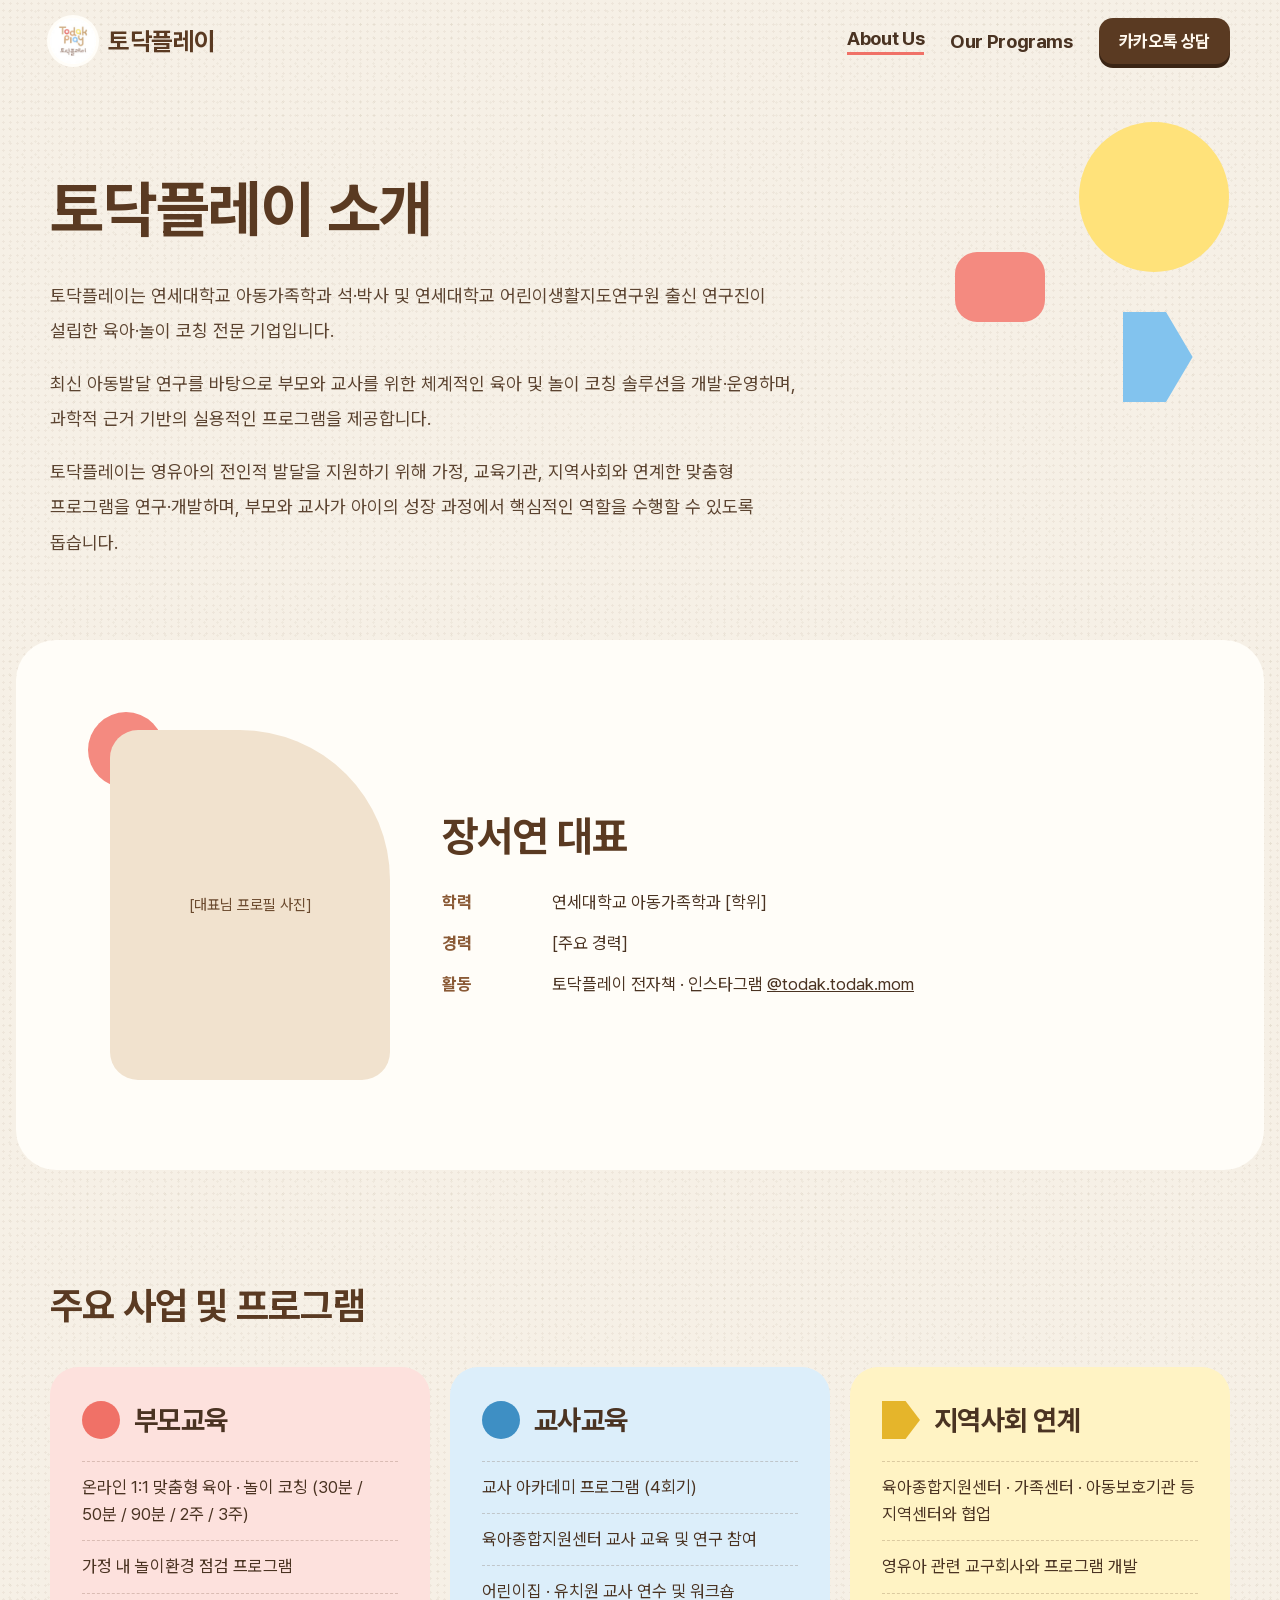
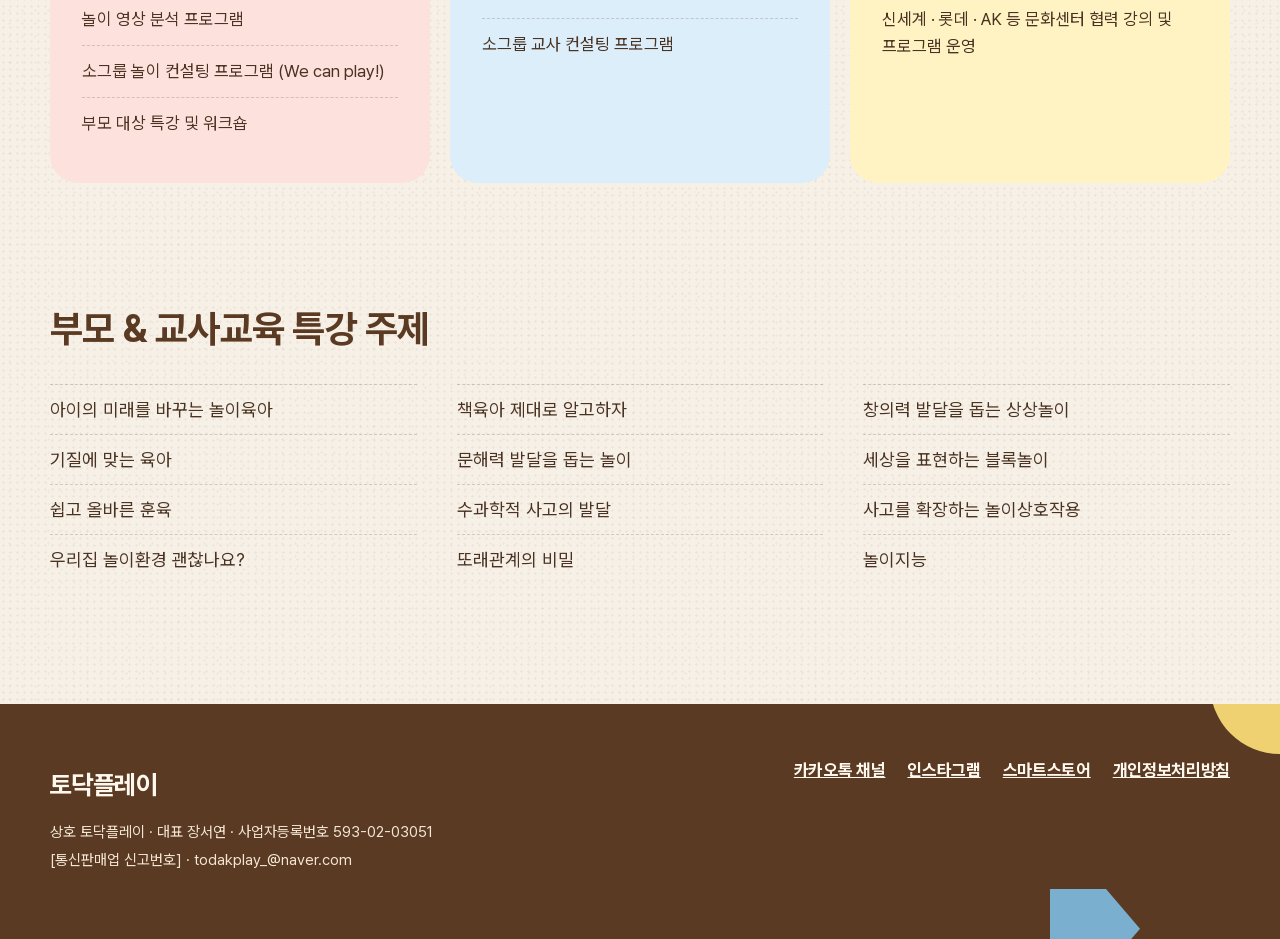
<file: designs/C/about.html>
<!doctype html>
<html lang="ko">
<head>
<meta charset="utf-8">
<title>토닥플레이 소개 (시안 C)</title>
<meta name="viewport" content="width=device-width, initial-scale=1">
</head>
<body>

<style>
@font-face{font-family:'Pretendard';src:url(../assets/PretendardVariable.woff2) format('woff2-variations');font-weight:45 920;font-display:swap}
body{margin:0;background:#F6F0E6;color:#4A3322;font-family:"Pretendard",sans-serif;word-break:keep-all;-webkit-font-smoothing:antialiased}
a{color:#4A3322}a:hover{color:#2E1F14}
.jua{font-weight:700;letter-spacing:-.02em}
.paper{background-color:#F6F0E6;background-image:radial-gradient(rgba(120,90,60,.07) 1px,transparent 1.2px),radial-gradient(rgba(120,90,60,.05) 1px,transparent 1.2px);background-size:7px 7px,13px 13px;background-position:0 0,3px 5px}
.sh{position:absolute;pointer-events:none}
.sq{border-radius:22px}
.ci{border-radius:50%}
.hx{clip-path:polygon(0 0,62% 0,100% 50%,62% 100%,0 100%)}
.tz{clip-path:polygon(18% 0,82% 0,100% 100%,0 100%)}
.in{animation:pop .9s cubic-bezier(.34,1.56,.64,1) both}
.fl{animation:float 7s ease-in-out infinite}
.fl2{animation:float2 9s ease-in-out infinite}
@keyframes pop{from{opacity:0;scale:.4;rotate:-18deg}}
@keyframes float{0%,100%{translate:0 0;rotate:0deg}50%{translate:0 -14px;rotate:4deg}}
@keyframes float2{0%,100%{translate:0 0;rotate:0deg}50%{translate:10px 8px;rotate:-5deg}}
.rise{animation:rise .8s cubic-bezier(.2,.75,.25,1) both}
@keyframes rise{from{opacity:0;translate:0 22px}}
.d1{animation-delay:.1s}.d2{animation-delay:.22s}.d3{animation-delay:.36s}.d4{animation-delay:.5s}.d5{animation-delay:.64s}.d6{animation-delay:.78s}
@supports (animation-timeline: view()){.rv{animation:rv linear both;animation-timeline:view();animation-range:entry 5% entry 45%}}
@keyframes rv{from{opacity:0;translate:0 36px;scale:.98}}
.btn{display:inline-flex;align-items:center;justify-content:center;min-height:52px;padding:0 26px;border-radius:14px;text-decoration:none;font-weight:700;font-size:17px;transition:translate .25s cubic-bezier(.34,1.56,.64,1),box-shadow .25s,background .2s}
.btn:hover{translate:0 -3px}
.btn:active{translate:0 1px;scale:.97}
.btn-d{background:#5A3A22;color:#FFF8EE;box-shadow:0 4px 0 #3A2414}
.btn-d:hover{color:#FFF8EE;box-shadow:0 7px 0 #3A2414}
.btn-l{background:#FFFDF8;color:#4A3322;box-shadow:0 4px 0 #D9C3A6}
.btn-l:hover{box-shadow:0 7px 0 #D9C3A6}
.card{transition:translate .35s cubic-bezier(.34,1.56,.64,1),rotate .35s cubic-bezier(.34,1.56,.64,1),box-shadow .3s}
.card:hover{translate:0 -6px;rotate:-1deg;box-shadow:0 14px 0 rgba(90,58,34,.10)}
.wig:hover .dot{animation:wig .5s ease}
@keyframes wig{25%{rotate:-12deg}75%{rotate:10deg}}
.nav a{text-decoration:none;transition:color .2s}
.ul{background-image:linear-gradient(#FFE27A,#FFE27A);background-size:100% 38%;background-position:0 88%;background-repeat:no-repeat;padding:0 4px}
@media (prefers-reduced-motion:reduce){.in,.fl,.fl2,.rise,.rv{animation:none !important}}
</style>

<div class="paper" style="min-height: 100vh; overflow-x: hidden">
<header style="position: relative; z-index: 5">
  <div style="max-width: 1180px; margin: 0 auto; padding: 18px 24px; display: flex; flex-wrap: wrap; align-items: center; justify-content: space-between; gap: 14px">
    <a href="home.html" style="display: flex; align-items: center; gap: 12px; text-decoration: none">
      <img src="../assets/logo.png" alt="" style="width: 46px; height: 46px; border-radius: 50%; background: #fff; box-shadow: 0 0 0 3px #FFFDF8">
      <span class="jua" style="font-size: 25px; color: #5A3A22">토닥플레이</span>
    </a>
    <nav class="nav jua" aria-label="주요 메뉴" style="display: flex; flex-wrap: wrap; align-items: center; gap: 26px; font-size: 19px">
      <a href="about.html" style="color: #4A3322; border-bottom: 3px solid #F07167; padding-bottom: 2px" aria-current="page">About Us</a>
      <a href="programs.html" style="color: #4A3322; ">Our Programs</a>
      <a class="btn btn-d" href="https://pf.kakao.com/" style="min-height: 46px; font-size: 17px; padding: 0 20px">카카오톡 상담</a>
    </nav>
  </div>
</header>

<section style="position: relative; max-width: 1180px; margin: 0 auto; padding: 90px 24px 80px">
  <span class="sh ci in" aria-hidden="true" style="width: 150px; height: 150px; right: 2%; top: 40px; background: #FFE27A"></span>
  <span class="sh sq in" aria-hidden="true" style="width: 90px; height: 70px; right: 17%; top: 170px; background: #F48A80; animation-delay: .15s"></span>
  <span class="sh hx in" aria-hidden="true" style="width: 70px; height: 90px; right: 5%; top: 230px; background: #82C3EE; animation-delay: .3s"></span>
  <div style="position: relative; max-width: 760px">
    <h1 class="jua rise d1" style="margin: 0; font-size: clamp(40px, 5vw, 62px); color: #5A3A22">토닥플레이 소개</h1>
    <div class="rise d2" style="margin-top: 32px; font-size: 18px; line-height: 1.95; color: #5B4330">
      <p style="margin: 0">토닥플레이는 연세대학교 아동가족학과 석·박사 및 연세대학교 어린이생활지도연구원 출신 연구진이 설립한 육아·놀이 코칭 전문 기업입니다.</p>
      <p style="margin: 18px 0 0">최신 아동발달 연구를 바탕으로 부모와 교사를 위한 체계적인 육아 및 놀이 코칭 솔루션을 개발·운영하며, 과학적 근거 기반의 실용적인 프로그램을 제공합니다.</p>
      <p style="margin: 18px 0 0">토닥플레이는 영유아의 전인적 발달을 지원하기 위해 가정, 교육기관, 지역사회와 연계한 맞춤형 프로그램을 연구·개발하며, 부모와 교사가 아이의 성장 과정에서 핵심적인 역할을 수행할 수 있도록 돕습니다.</p>
    </div>
  </div>
</section>

<section style="background: #FFFDF8; padding: 90px 24px; border-radius: 40px; margin: 0 16px">
  <div class="rv" style="max-width: 1060px; margin: 0 auto; display: flex; flex-wrap: wrap; gap: 52px; align-items: center">
    <div style="position: relative; flex: 0 0 auto; width: 280px; max-width: 100%">
      <span class="sh ci fl" aria-hidden="true" style="width: 76px; height: 76px; left: -22px; top: -18px; background: #F48A80"></span>
      <div style="position: relative; aspect-ratio: 4 / 5; border-radius: 28px 150px 28px 28px; background: #F1E2CE; display: grid; place-items: center; color: #6B4A2E; font-size: 15px">[대표님 프로필 사진]</div>
    </div>
    <div style="flex: 1 1 420px; min-width: 0">
      <h2 class="jua" style="margin: 0; font-size: 42px; color: #5A3A22">장서연 대표</h2>
      <dl style="margin: 28px 0 0; display: grid; grid-template-columns: 90px 1fr; gap: 14px 20px; font-size: 17px; line-height: 1.6">
        <dt class="jua" style="color: #8A5A36">학력</dt><dd style="margin: 0">연세대학교 아동가족학과 [학위]</dd>
        <dt class="jua" style="color: #8A5A36">경력</dt><dd style="margin: 0">[주요 경력]</dd>
        <dt class="jua" style="color: #8A5A36">활동</dt><dd style="margin: 0">토닥플레이 전자책 · 인스타그램 <a href="https://www.instagram.com/todak.todak.mom/">@todak.todak.mom</a></dd>
      </dl>
    </div>
  </div>
</section>

<section style="max-width: 1180px; margin: 0 auto; padding: 110px 24px 40px">
  <div class="rv"><h2 class="jua" style="margin: 0; font-size: 38px; line-height: 1.35; color: #5A3A22">주요 사업 및 프로그램</h2></div>
  <div style="margin-top: 36px; display: grid; grid-template-columns: repeat(auto-fit, minmax(300px, 1fr)); gap: 20px">
    <div class="card rv" style="background: #FDE1DD; border-radius: 28px; padding: 34px 32px">
      <div style="display: flex; align-items: center; gap: 14px"><span class="sq" style="display: inline-block; width: 38px; height: 38px; background: #F07167"></span><h3 class="jua" style="margin: 0; font-size: 28px">부모교육</h3></div>
      <ul style="margin: 22px 0 0; padding: 0; list-style: none; font-size: 17px; line-height: 1.6"><li style="padding: 12px 0; border-top: 1px dashed rgba(90,58,34,.22)">온라인 1:1 맞춤형 육아 · 놀이 코칭 (30분 / 50분 / 90분 / 2주 / 3주)</li><li style="padding: 12px 0; border-top: 1px dashed rgba(90,58,34,.22)">가정 내 놀이환경 점검 프로그램</li><li style="padding: 12px 0; border-top: 1px dashed rgba(90,58,34,.22)">놀이 영상 분석 프로그램</li><li style="padding: 12px 0; border-top: 1px dashed rgba(90,58,34,.22)">소그룹 놀이 컨설팅 프로그램 (We can play!)</li><li style="padding: 12px 0; border-top: 1px dashed rgba(90,58,34,.22)">부모 대상 특강 및 워크숍</li></ul>
    </div>
    <div class="card rv" style="background: #DCEEFA; border-radius: 28px; padding: 34px 32px">
      <div style="display: flex; align-items: center; gap: 14px"><span class="ci" style="display: inline-block; width: 38px; height: 38px; background: #3E8FC4"></span><h3 class="jua" style="margin: 0; font-size: 28px">교사교육</h3></div>
      <ul style="margin: 22px 0 0; padding: 0; list-style: none; font-size: 17px; line-height: 1.6"><li style="padding: 12px 0; border-top: 1px dashed rgba(90,58,34,.22)">교사 아카데미 프로그램 (4회기)</li><li style="padding: 12px 0; border-top: 1px dashed rgba(90,58,34,.22)">육아종합지원센터 교사 교육 및 연구 참여</li><li style="padding: 12px 0; border-top: 1px dashed rgba(90,58,34,.22)">어린이집 · 유치원 교사 연수 및 워크숍</li><li style="padding: 12px 0; border-top: 1px dashed rgba(90,58,34,.22)">소그룹 교사 컨설팅 프로그램</li></ul>
    </div>
    <div class="card rv" style="background: #FFF3C4; border-radius: 28px; padding: 34px 32px">
      <div style="display: flex; align-items: center; gap: 14px"><span class="hx" style="display: inline-block; width: 38px; height: 38px; background: #E5B52B"></span><h3 class="jua" style="margin: 0; font-size: 28px">지역사회 연계</h3></div>
      <ul style="margin: 22px 0 0; padding: 0; list-style: none; font-size: 17px; line-height: 1.6"><li style="padding: 12px 0; border-top: 1px dashed rgba(90,58,34,.22)">육아종합지원센터 · 가족센터 · 아동보호기관 등 지역센터와 협업</li><li style="padding: 12px 0; border-top: 1px dashed rgba(90,58,34,.22)">영유아 관련 교구회사와 프로그램 개발</li><li style="padding: 12px 0; border-top: 1px dashed rgba(90,58,34,.22)">신세계 · 롯데 · AK 등 문화센터 협력 강의 및 프로그램 운영</li></ul>
    </div>
  </div>
</section>

<section style="max-width: 1180px; margin: 0 auto; padding: 80px 24px 120px">
  <div class="rv"><h2 class="jua" style="margin: 0; font-size: 38px; line-height: 1.35; color: #5A3A22">부모 &amp; 교사교육 특강 주제</h2></div>
  <ul class="rv" style="margin: 30px 0 0; padding: 0; list-style: none; columns: 3 260px; column-gap: 40px; font-size: 18px"><li style="padding: 14px 0; border-top: 1px dashed rgba(90,58,34,.22)">아이의 미래를 바꾸는 놀이육아</li><li style="padding: 14px 0; border-top: 1px dashed rgba(90,58,34,.22)">기질에 맞는 육아</li><li style="padding: 14px 0; border-top: 1px dashed rgba(90,58,34,.22)">쉽고 올바른 훈육</li><li style="padding: 14px 0; border-top: 1px dashed rgba(90,58,34,.22)">우리집 놀이환경 괜찮나요?</li><li style="padding: 14px 0; border-top: 1px dashed rgba(90,58,34,.22)">책육아 제대로 알고하자</li><li style="padding: 14px 0; border-top: 1px dashed rgba(90,58,34,.22)">문해력 발달을 돕는 놀이</li><li style="padding: 14px 0; border-top: 1px dashed rgba(90,58,34,.22)">수과학적 사고의 발달</li><li style="padding: 14px 0; border-top: 1px dashed rgba(90,58,34,.22)">또래관계의 비밀</li><li style="padding: 14px 0; border-top: 1px dashed rgba(90,58,34,.22)">창의력 발달을 돕는 상상놀이</li><li style="padding: 14px 0; border-top: 1px dashed rgba(90,58,34,.22)">세상을 표현하는 블록놀이</li><li style="padding: 14px 0; border-top: 1px dashed rgba(90,58,34,.22)">사고를 확장하는 놀이상호작용</li><li style="padding: 14px 0; border-top: 1px dashed rgba(90,58,34,.22)">놀이지능</li></ul>
</section>
<footer style="background: #5A3A22; color: #F3E6D4; padding: 56px 24px 64px; position: relative; overflow: hidden">
  <span class="sh ci fl" aria-hidden="true" style="width: 140px; height: 140px; right: -70px; top: -90px; background: #FFE27A; opacity: .9"></span>
  <span class="sh hx fl2" aria-hidden="true" style="width: 90px; height: 80px; right: 140px; bottom: -30px; background: #82C3EE; opacity: .85"></span>
  <div style="max-width: 1180px; margin: 0 auto; display: flex; flex-wrap: wrap; gap: 28px; justify-content: space-between; position: relative">
    <div style="font-size: 15px; line-height: 1.9">
      <p class="jua" style="margin: 0 0 8px; font-size: 26px; color: #FFF8EE">토닥플레이</p>
      상호 토닥플레이 · 대표 장서연 · 사업자등록번호 593-02-03051<br>
      [통신판매업 신고번호] · todakplay_@naver.com
    </div>
    <div class="jua" style="display: flex; flex-wrap: wrap; gap: 22px; align-items: flex-start; font-size: 17px">
      <a href="https://pf.kakao.com/" style="color: #FFF8EE">카카오톡 채널</a>
      <a href="https://www.instagram.com/todak.todak.mom/" style="color: #FFF8EE">인스타그램</a>
      <a href="https://smartstore.naver.com/" style="color: #FFF8EE">스마트스토어</a>
      <a href="about.html" style="color: #FFF8EE">개인정보처리방침</a>
    </div>
  </div>
</footer>
</div>
</body>
</html>
</file>
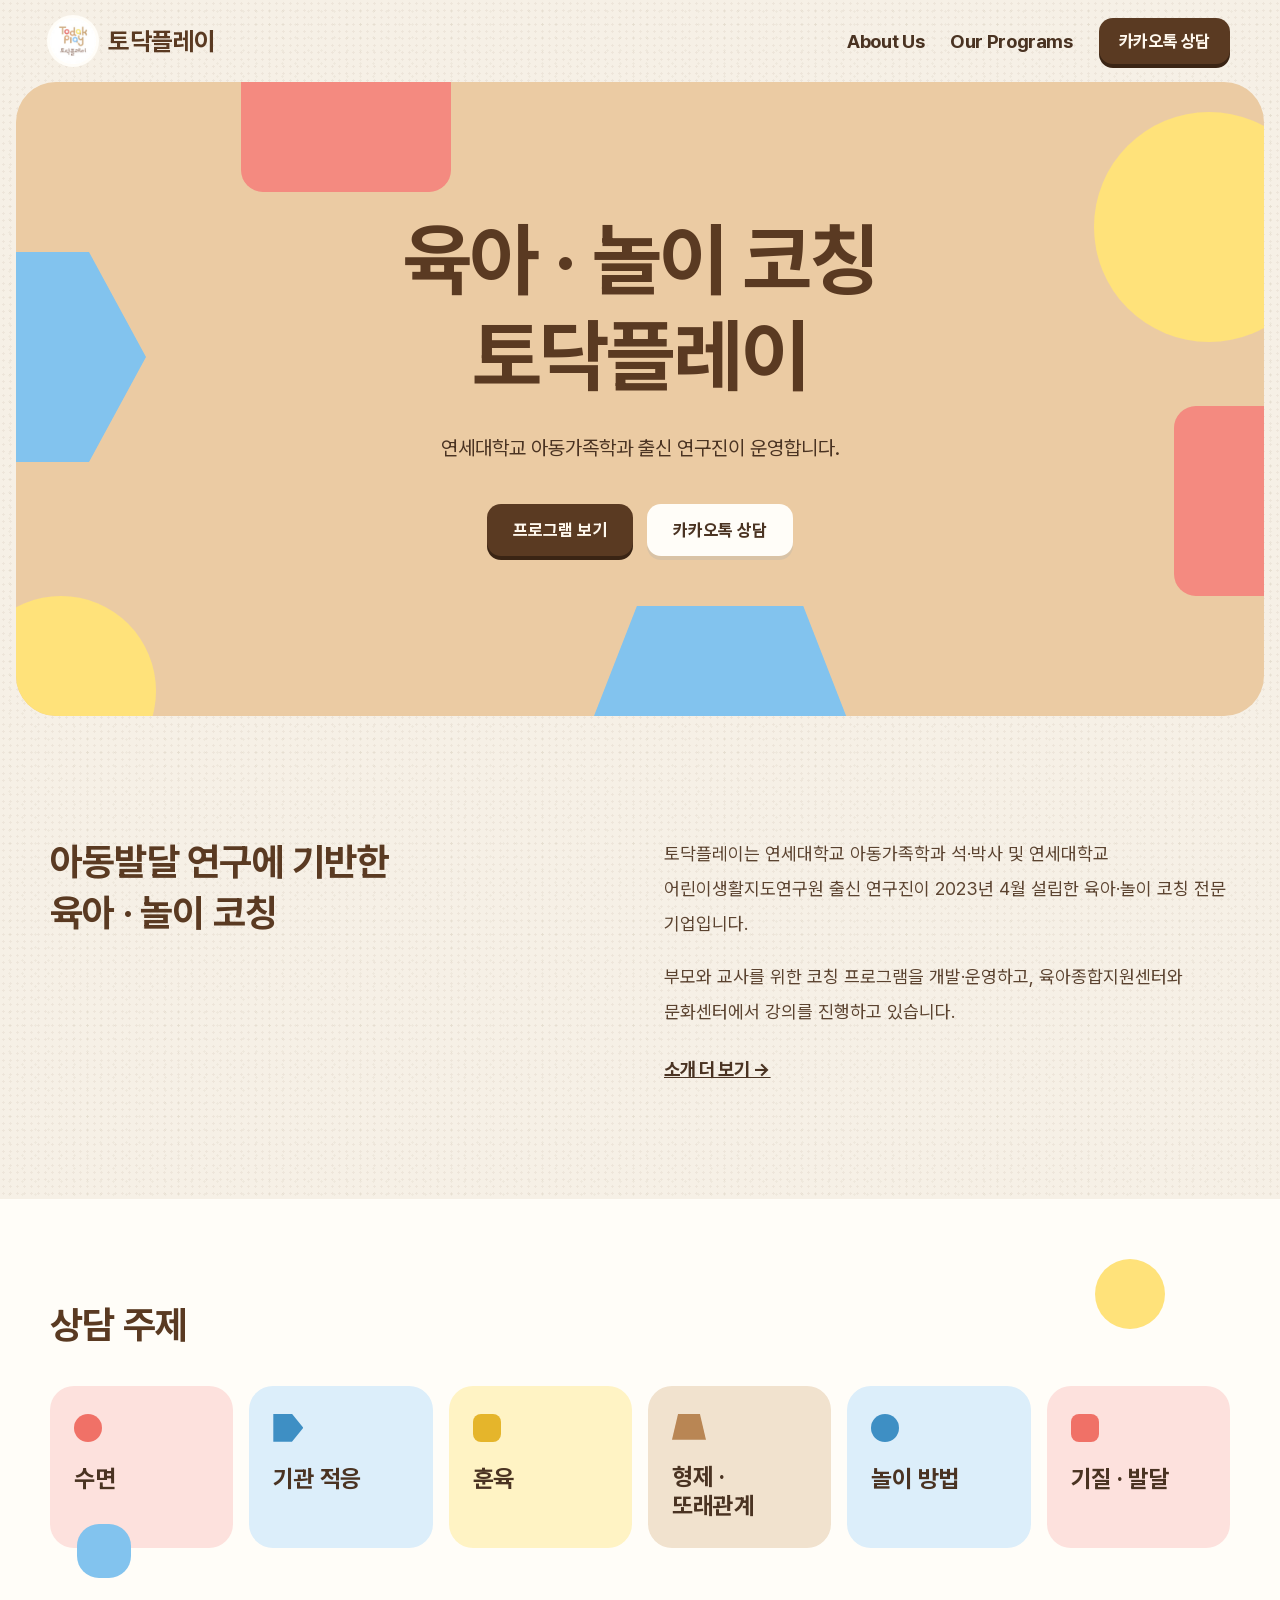
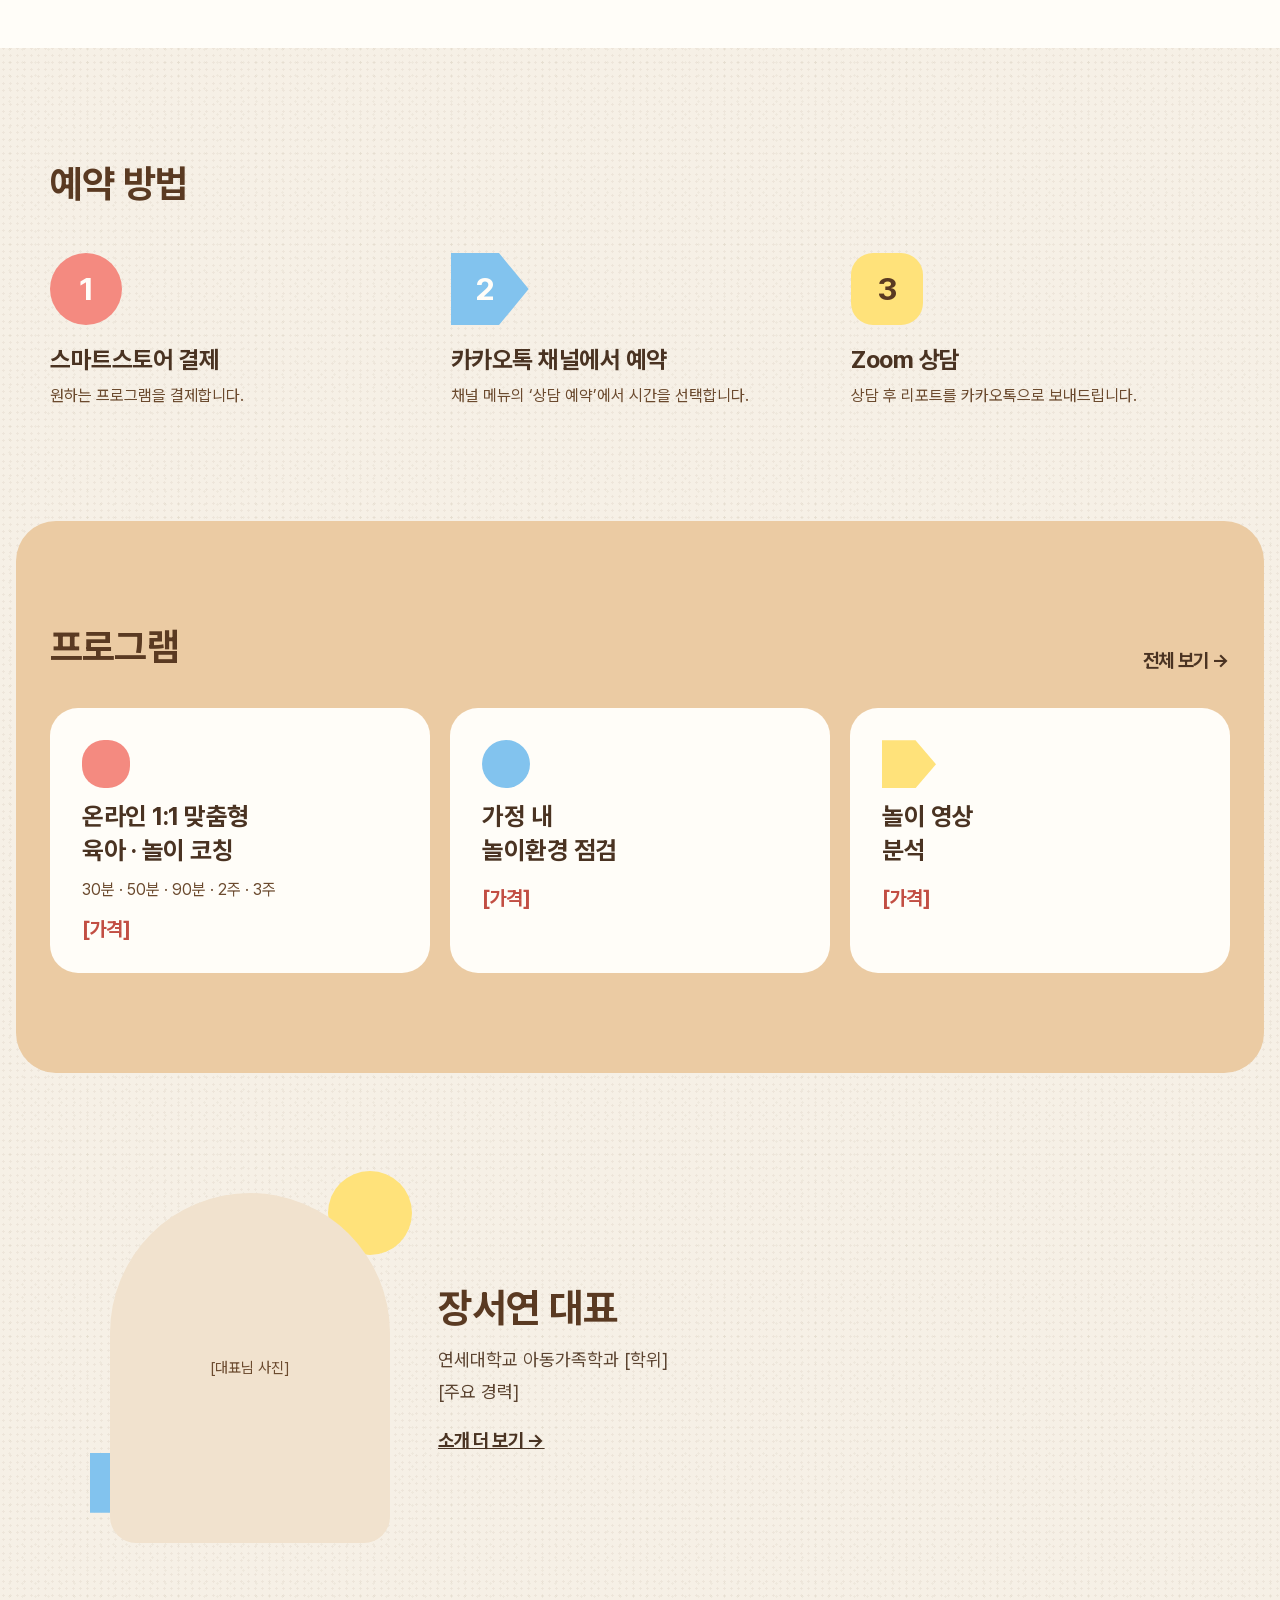
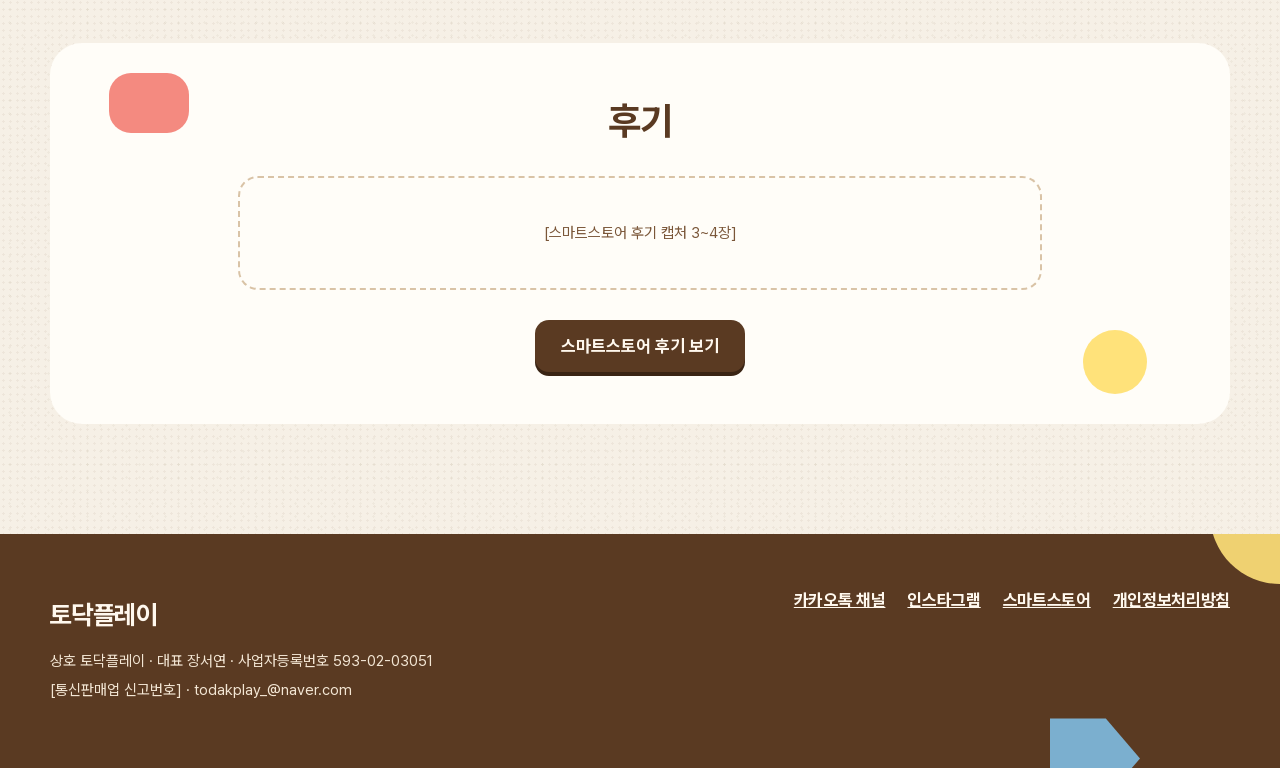
<file: designs/C/home.html>
<!doctype html>
<html lang="ko">
<head>
<meta charset="utf-8">
<title>토닥플레이 (시안 C)</title>
<meta name="viewport" content="width=device-width, initial-scale=1">
</head>
<body>

<style>
@font-face{font-family:'Pretendard';src:url(../assets/PretendardVariable.woff2) format('woff2-variations');font-weight:45 920;font-display:swap}
body{margin:0;background:#F6F0E6;color:#4A3322;font-family:"Pretendard",sans-serif;word-break:keep-all;-webkit-font-smoothing:antialiased}
a{color:#4A3322}a:hover{color:#2E1F14}
.jua{font-weight:700;letter-spacing:-.02em}
.paper{background-color:#F6F0E6;background-image:radial-gradient(rgba(120,90,60,.07) 1px,transparent 1.2px),radial-gradient(rgba(120,90,60,.05) 1px,transparent 1.2px);background-size:7px 7px,13px 13px;background-position:0 0,3px 5px}
.sh{position:absolute;pointer-events:none}
.sq{border-radius:22px}
.ci{border-radius:50%}
.hx{clip-path:polygon(0 0,62% 0,100% 50%,62% 100%,0 100%)}
.tz{clip-path:polygon(18% 0,82% 0,100% 100%,0 100%)}
.in{animation:pop .9s cubic-bezier(.34,1.56,.64,1) both}
.fl{animation:float 7s ease-in-out infinite}
.fl2{animation:float2 9s ease-in-out infinite}
@keyframes pop{from{opacity:0;scale:.4;rotate:-18deg}}
@keyframes float{0%,100%{translate:0 0;rotate:0deg}50%{translate:0 -14px;rotate:4deg}}
@keyframes float2{0%,100%{translate:0 0;rotate:0deg}50%{translate:10px 8px;rotate:-5deg}}
.rise{animation:rise .8s cubic-bezier(.2,.75,.25,1) both}
@keyframes rise{from{opacity:0;translate:0 22px}}
.d1{animation-delay:.1s}.d2{animation-delay:.22s}.d3{animation-delay:.36s}.d4{animation-delay:.5s}.d5{animation-delay:.64s}.d6{animation-delay:.78s}
@supports (animation-timeline: view()){.rv{animation:rv linear both;animation-timeline:view();animation-range:entry 5% entry 45%}}
@keyframes rv{from{opacity:0;translate:0 36px;scale:.98}}
.btn{display:inline-flex;align-items:center;justify-content:center;min-height:52px;padding:0 26px;border-radius:14px;text-decoration:none;font-weight:700;font-size:17px;transition:translate .25s cubic-bezier(.34,1.56,.64,1),box-shadow .25s,background .2s}
.btn:hover{translate:0 -3px}
.btn:active{translate:0 1px;scale:.97}
.btn-d{background:#5A3A22;color:#FFF8EE;box-shadow:0 4px 0 #3A2414}
.btn-d:hover{color:#FFF8EE;box-shadow:0 7px 0 #3A2414}
.btn-l{background:#FFFDF8;color:#4A3322;box-shadow:0 4px 0 #D9C3A6}
.btn-l:hover{box-shadow:0 7px 0 #D9C3A6}
.card{transition:translate .35s cubic-bezier(.34,1.56,.64,1),rotate .35s cubic-bezier(.34,1.56,.64,1),box-shadow .3s}
.card:hover{translate:0 -6px;rotate:-1deg;box-shadow:0 14px 0 rgba(90,58,34,.10)}
.wig:hover .dot{animation:wig .5s ease}
@keyframes wig{25%{rotate:-12deg}75%{rotate:10deg}}
.nav a{text-decoration:none;transition:color .2s}
.ul{background-image:linear-gradient(#FFE27A,#FFE27A);background-size:100% 38%;background-position:0 88%;background-repeat:no-repeat;padding:0 4px}
@media (prefers-reduced-motion:reduce){.in,.fl,.fl2,.rise,.rv{animation:none !important}}
</style>

<div class="paper" style="min-height: 100vh; overflow-x: hidden">
<header style="position: relative; z-index: 5">
  <div style="max-width: 1180px; margin: 0 auto; padding: 18px 24px; display: flex; flex-wrap: wrap; align-items: center; justify-content: space-between; gap: 14px">
    <a href="home.html" style="display: flex; align-items: center; gap: 12px; text-decoration: none">
      <img src="../assets/logo.png" alt="" style="width: 46px; height: 46px; border-radius: 50%; background: #fff; box-shadow: 0 0 0 3px #FFFDF8">
      <span class="jua" style="font-size: 25px; color: #5A3A22">토닥플레이</span>
    </a>
    <nav class="nav jua" aria-label="주요 메뉴" style="display: flex; flex-wrap: wrap; align-items: center; gap: 26px; font-size: 19px">
      <a href="about.html" style="color: #4A3322; ">About Us</a>
      <a href="programs.html" style="color: #4A3322; ">Our Programs</a>
      <a class="btn btn-d" href="https://pf.kakao.com/" style="min-height: 46px; font-size: 17px; padding: 0 20px">카카오톡 상담</a>
    </nav>
  </div>
</header>

<section style="position: relative; background: #EBCBA3; margin: 0 16px; border-radius: 40px; overflow: hidden">
  <span class="sh sq in" aria-hidden="true" style="width: 210px; height: 150px; left: 18%; top: -40px; background: #F48A80; animation-delay: .05s"></span>
  <span class="sh ci in" aria-hidden="true" style="width: 230px; height: 230px; right: -60px; top: 30px; background: #FFE27A; animation-delay: .15s"></span>
  <span class="sh hx in" aria-hidden="true" style="width: 150px; height: 210px; left: -20px; top: 170px; background: #82C3EE; animation-delay: .25s"></span>
  <span class="sh sq in" aria-hidden="true" style="width: 120px; height: 190px; right: -30px; bottom: 120px; background: #F48A80; animation-delay: .35s"></span>
  <span class="sh ci in" aria-hidden="true" style="width: 190px; height: 190px; left: -50px; bottom: -70px; background: #FFE27A; animation-delay: .45s"></span>
  <span class="sh tz in" aria-hidden="true" style="width: 260px; height: 120px; left: 46%; bottom: -10px; background: #82C3EE; animation-delay: .55s"></span>
  <div style="position: relative; max-width: 860px; margin: 0 auto; padding: 130px 24px 160px; text-align: center">
    <h1 class="jua rise d1" style="margin: 0; font-size: clamp(44px, 6.4vw, 80px); line-height: 1.2; color: #5A3A22">육아 · 놀이 코칭<br>토닥플레이</h1>
    <p class="rise d2" style="margin: 26px auto 0; font-size: 20px; line-height: 1.8; color: #4A3322">연세대학교 아동가족학과 출신 연구진이 운영합니다.</p>
    <div class="rise d3" style="margin-top: 38px; display: flex; flex-wrap: wrap; gap: 14px; justify-content: center">
      <a class="btn btn-d" href="programs.html">프로그램 보기</a>
      <a class="btn btn-l" href="https://pf.kakao.com/">카카오톡 상담</a>
    </div>
  </div>
</section>

<section class="rv" style="max-width: 1180px; margin: 0 auto; padding: 120px 24px 110px; display: grid; grid-template-columns: repeat(auto-fit, minmax(300px, 1fr)); gap: 48px; align-items: start">
  <h2 class="jua" style="margin: 0; font-size: 38px; line-height: 1.35; color: #5A3A22">아동발달 연구에 기반한<br>육아 · 놀이 코칭</h2>
  <div style="font-size: 18px; line-height: 1.95; color: #5B4330">
    <p style="margin: 0">토닥플레이는 연세대학교 아동가족학과 석·박사 및 연세대학교 어린이생활지도연구원 출신 연구진이 2023년 4월 설립한 육아·놀이 코칭 전문 기업입니다.</p>
    <p style="margin: 18px 0 0">부모와 교사를 위한 코칭 프로그램을 개발·운영하고, 육아종합지원센터와 문화센터에서 강의를 진행하고 있습니다.</p>
    <a class="jua" href="about.html" style="display: inline-block; margin-top: 22px; font-size: 19px">소개 더 보기 →</a>
  </div>
</section>

<section style="background: #FFFDF8; padding: 100px 24px; position: relative; overflow: hidden">
  <span class="sh ci fl" aria-hidden="true" style="width: 70px; height: 70px; right: 9%; top: 60px; background: #FFE27A"></span>
  <span class="sh sq fl2" aria-hidden="true" style="width: 54px; height: 54px; left: 6%; bottom: 70px; background: #82C3EE"></span>
  <div style="max-width: 1180px; margin: 0 auto">
    <div class="rv"><h2 class="jua" style="margin: 0; font-size: 38px; line-height: 1.35; color: #5A3A22">상담 주제</h2></div>
    <div class="rv" style="margin-top: 36px; display: grid; grid-template-columns: repeat(auto-fit, minmax(170px, 1fr)); gap: 16px">
      <div class="card wig" style="background: #FDE1DD; border-radius: 24px; padding: 28px 24px"><span class="dot ci" style="display: inline-block; width: 28px; height: 28px; background: #F07167"></span><p class="jua" style="margin: 18px 0 0; font-size: 24px">수면</p></div>
      <div class="card wig" style="background: #DCEEFA; border-radius: 24px; padding: 28px 24px"><span class="dot hx" style="display: inline-block; width: 30px; height: 28px; background: #3E8FC4"></span><p class="jua" style="margin: 18px 0 0; font-size: 24px">기관 적응</p></div>
      <div class="card wig" style="background: #FFF3C4; border-radius: 24px; padding: 28px 24px"><span class="dot sq" style="display: inline-block; width: 28px; height: 28px; border-radius: 8px; background: #E5B52B"></span><p class="jua" style="margin: 18px 0 0; font-size: 24px">훈육</p></div>
      <div class="card wig" style="background: #F1E2CE; border-radius: 24px; padding: 28px 24px"><span class="dot tz" style="display: inline-block; width: 34px; height: 26px; background: #B98654"></span><p class="jua" style="margin: 18px 0 0; font-size: 24px">형제 · 또래관계</p></div>
      <div class="card wig" style="background: #DCEEFA; border-radius: 24px; padding: 28px 24px"><span class="dot ci" style="display: inline-block; width: 28px; height: 28px; background: #3E8FC4"></span><p class="jua" style="margin: 18px 0 0; font-size: 24px">놀이 방법</p></div>
      <div class="card wig" style="background: #FDE1DD; border-radius: 24px; padding: 28px 24px"><span class="dot sq" style="display: inline-block; width: 28px; height: 28px; border-radius: 8px; background: #F07167"></span><p class="jua" style="margin: 18px 0 0; font-size: 24px">기질 · 발달</p></div>
    </div>
  </div>
</section>

<section style="max-width: 1180px; margin: 0 auto; padding: 110px 24px">
  <div class="rv"><h2 class="jua" style="margin: 0; font-size: 38px; line-height: 1.35; color: #5A3A22">예약 방법</h2></div>
  <div class="rv" style="margin-top: 44px; display: grid; grid-template-columns: repeat(auto-fit, minmax(260px, 1fr)); gap: 22px">
    <div><div class="jua ci" style="width: 72px; height: 72px; display: grid; place-items: center; background: #F48A80; color: #FFFDF8; font-size: 32px">1</div><h3 class="jua" style="margin: 20px 0 8px; font-size: 24px">스마트스토어 결제</h3><p style="margin: 0; font-size: 16px; line-height: 1.8; color: #6B4A2E">원하는 프로그램을 결제합니다.</p></div>
    <div><div class="jua hx" style="width: 78px; height: 72px; display: grid; place-items: center; background: #82C3EE; color: #FFFDF8; font-size: 32px; padding-right: 10px; box-sizing: border-box">2</div><h3 class="jua" style="margin: 20px 0 8px; font-size: 24px">카카오톡 채널에서 예약</h3><p style="margin: 0; font-size: 16px; line-height: 1.8; color: #6B4A2E">채널 메뉴의 ‘상담 예약’에서 시간을 선택합니다.</p></div>
    <div><div class="jua sq" style="width: 72px; height: 72px; display: grid; place-items: center; background: #FFE27A; color: #5A3A22; font-size: 32px">3</div><h3 class="jua" style="margin: 20px 0 8px; font-size: 24px">Zoom 상담</h3><p style="margin: 0; font-size: 16px; line-height: 1.8; color: #6B4A2E">상담 후 리포트를 카카오톡으로 보내드립니다.</p></div>
  </div>
</section>

<section style="background: #EBCBA3; padding: 100px 24px; border-radius: 40px; margin: 0 16px">
  <div style="max-width: 1180px; margin: 0 auto">
    <div class="rv" style="display: flex; flex-wrap: wrap; justify-content: space-between; align-items: end; gap: 16px">
      <h2 class="jua" style="margin: 0; font-size: 38px; line-height: 1.35; color: #5A3A22">프로그램</h2>
      <a class="jua" href="programs.html" style="font-size: 19px; text-decoration: none">전체 보기 →</a>
    </div>
    <div class="rv" style="margin-top: 36px; display: grid; grid-template-columns: repeat(auto-fit, minmax(280px, 1fr)); gap: 20px">
      <a class="card" href="programs.html" style="text-decoration: none; background: #FFFDF8; border-radius: 28px; padding: 32px; display: flex; flex-direction: column; gap: 12px"><span class="sq" style="width: 48px; height: 48px; background: #F48A80"></span><span class="jua" style="font-size: 25px; line-height: 1.35">온라인 1:1 맞춤형<br>육아 · 놀이 코칭</span><span style="font-size: 16px; color: #6B4A2E">30분 · 50분 · 90분 · 2주 · 3주</span><span class="jua" style="margin-top: 6px; font-size: 20px; color: #C24E43">[가격]</span></a>
      <a class="card" href="programs.html" style="text-decoration: none; background: #FFFDF8; border-radius: 28px; padding: 32px; display: flex; flex-direction: column; gap: 12px"><span class="ci" style="width: 48px; height: 48px; background: #82C3EE"></span><span class="jua" style="font-size: 25px; line-height: 1.35">가정 내<br>놀이환경 점검</span><span class="jua" style="margin-top: 6px; font-size: 20px; color: #C24E43">[가격]</span></a>
      <a class="card" href="programs.html" style="text-decoration: none; background: #FFFDF8; border-radius: 28px; padding: 32px; display: flex; flex-direction: column; gap: 12px"><span class="hx" style="width: 54px; height: 48px; background: #FFE27A"></span><span class="jua" style="font-size: 25px; line-height: 1.35">놀이 영상<br>분석</span><span class="jua" style="margin-top: 6px; font-size: 20px; color: #C24E43">[가격]</span></a>
    </div>
  </div>
</section>

<section class="rv" style="max-width: 1060px; margin: 0 auto; padding: 120px 24px 100px; display: flex; flex-wrap: wrap; gap: 48px; align-items: center">
  <div style="position: relative; flex: 0 0 auto; width: 280px; max-width: 100%">
    <span class="sh ci fl" aria-hidden="true" style="width: 84px; height: 84px; right: -22px; top: -22px; background: #FFE27A"></span>
    <span class="sh hx fl2" aria-hidden="true" style="width: 66px; height: 60px; left: -20px; bottom: 30px; background: #82C3EE"></span>
    <div style="position: relative; aspect-ratio: 4 / 5; border-radius: 150px 150px 28px 28px; background: #F1E2CE; display: grid; place-items: center; color: #6B4A2E; font-size: 15px">[대표님 사진]</div>
  </div>
  <div style="flex: 1 1 400px; min-width: 0">
    <h2 class="jua" style="margin: 0; font-size: 40px; color: #5A3A22">장서연 대표</h2>
    <p style="margin: 12px 0 0; font-size: 18px; line-height: 1.8; color: #5B4330">연세대학교 아동가족학과 [학위]<br>[주요 경력]</p>
    <a class="jua" href="about.html" style="display: inline-block; margin-top: 20px; font-size: 19px">소개 더 보기 →</a>
  </div>
</section>

<section class="rv" style="max-width: 1180px; margin: 0 auto; padding: 0 24px 110px">
  <div style="background: #FFFDF8; border-radius: 32px; padding: 52px 32px; text-align: center; position: relative; overflow: hidden">
    <span class="sh sq fl" aria-hidden="true" style="width: 80px; height: 60px; left: 5%; top: 30px; background: #F48A80"></span>
    <span class="sh ci fl2" aria-hidden="true" style="width: 64px; height: 64px; right: 7%; bottom: 30px; background: #FFE27A"></span>
    <h2 class="jua" style="margin: 0; font-size: 38px; line-height: 1.35; color: #5A3A22">후기</h2>
    <div style="margin: 30px auto 0; max-width: 760px; border: 2px dashed #D9C3A6; border-radius: 20px; padding: 46px 20px; font-size: 15px; color: #7A5638">[스마트스토어 후기 캡처 3~4장]</div>
    <a class="btn btn-d" href="https://smartstore.naver.com/" style="margin-top: 30px">스마트스토어 후기 보기</a>
  </div>
</section>
<footer style="background: #5A3A22; color: #F3E6D4; padding: 56px 24px 64px; position: relative; overflow: hidden">
  <span class="sh ci fl" aria-hidden="true" style="width: 140px; height: 140px; right: -70px; top: -90px; background: #FFE27A; opacity: .9"></span>
  <span class="sh hx fl2" aria-hidden="true" style="width: 90px; height: 80px; right: 140px; bottom: -30px; background: #82C3EE; opacity: .85"></span>
  <div style="max-width: 1180px; margin: 0 auto; display: flex; flex-wrap: wrap; gap: 28px; justify-content: space-between; position: relative">
    <div style="font-size: 15px; line-height: 1.9">
      <p class="jua" style="margin: 0 0 8px; font-size: 26px; color: #FFF8EE">토닥플레이</p>
      상호 토닥플레이 · 대표 장서연 · 사업자등록번호 593-02-03051<br>
      [통신판매업 신고번호] · todakplay_@naver.com
    </div>
    <div class="jua" style="display: flex; flex-wrap: wrap; gap: 22px; align-items: flex-start; font-size: 17px">
      <a href="https://pf.kakao.com/" style="color: #FFF8EE">카카오톡 채널</a>
      <a href="https://www.instagram.com/todak.todak.mom/" style="color: #FFF8EE">인스타그램</a>
      <a href="https://smartstore.naver.com/" style="color: #FFF8EE">스마트스토어</a>
      <a href="about.html" style="color: #FFF8EE">개인정보처리방침</a>
    </div>
  </div>
</footer>
</div>
</body>
</html>
</file>
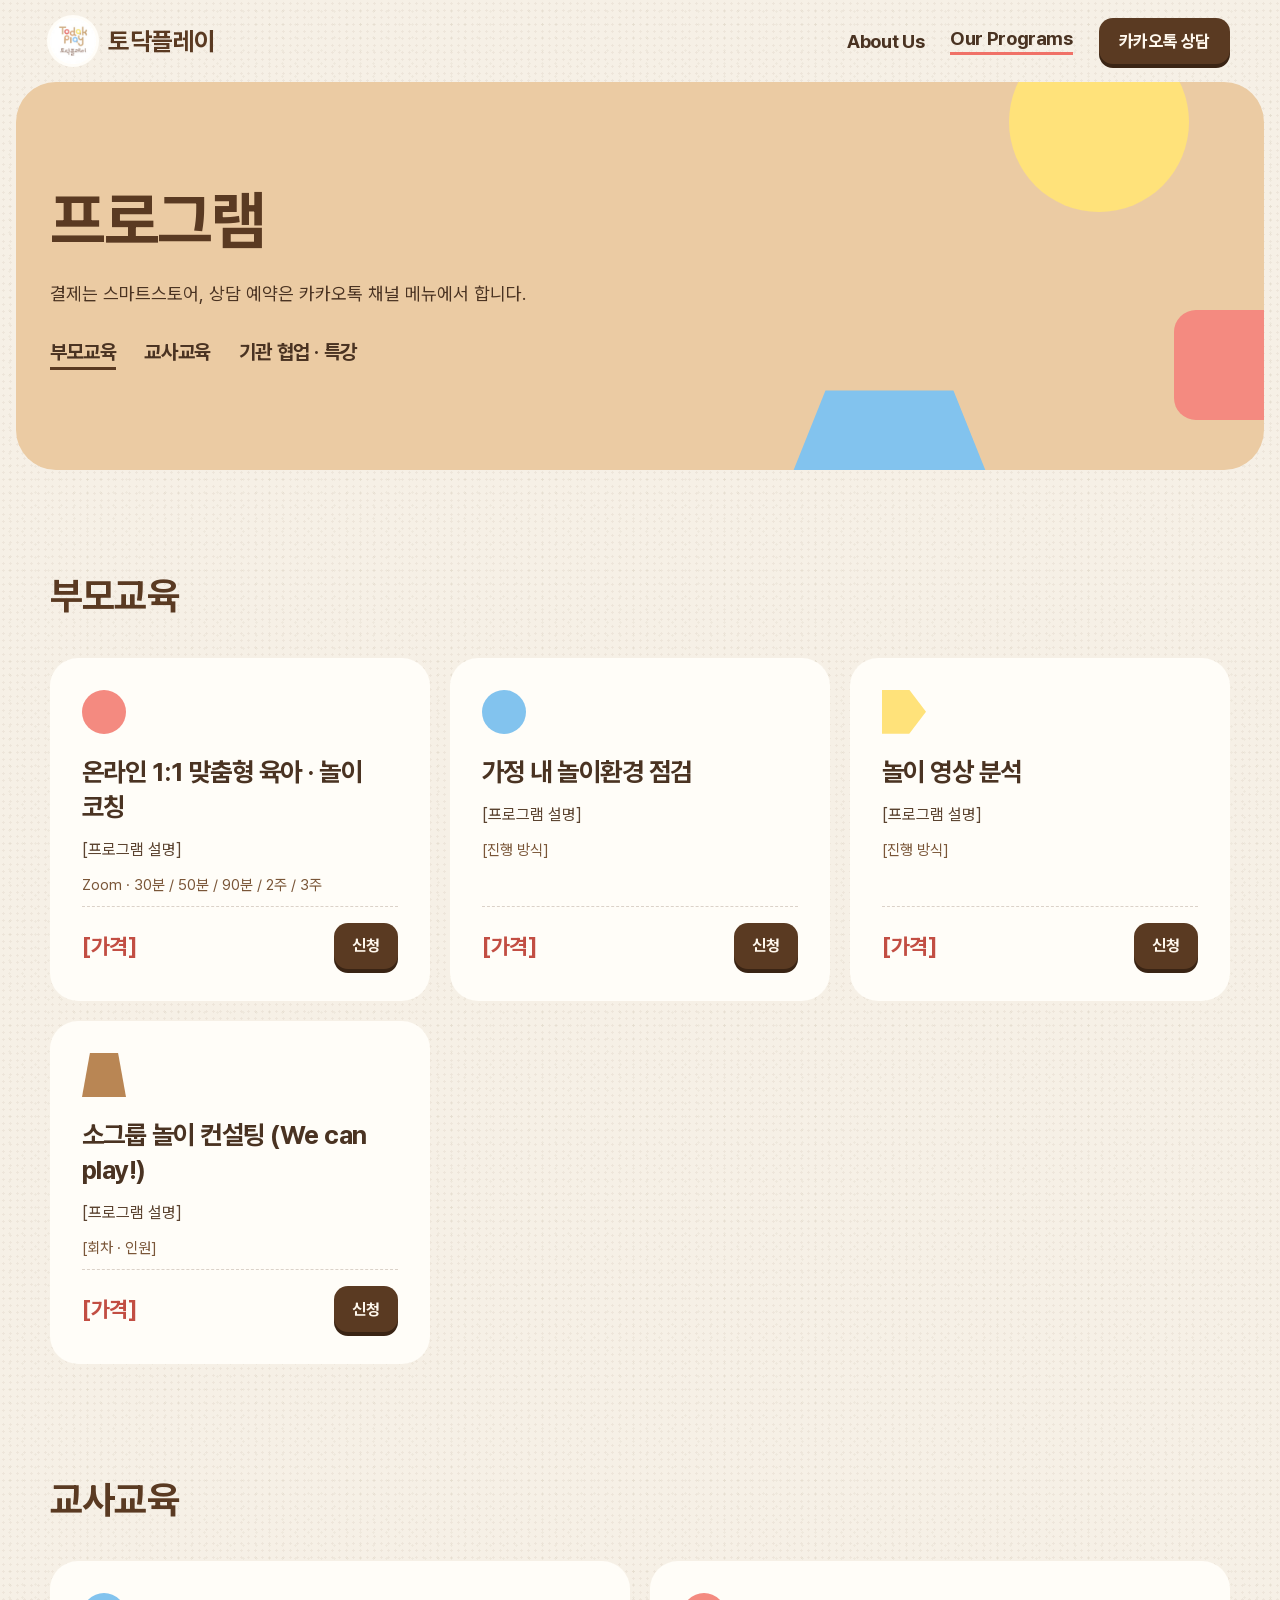
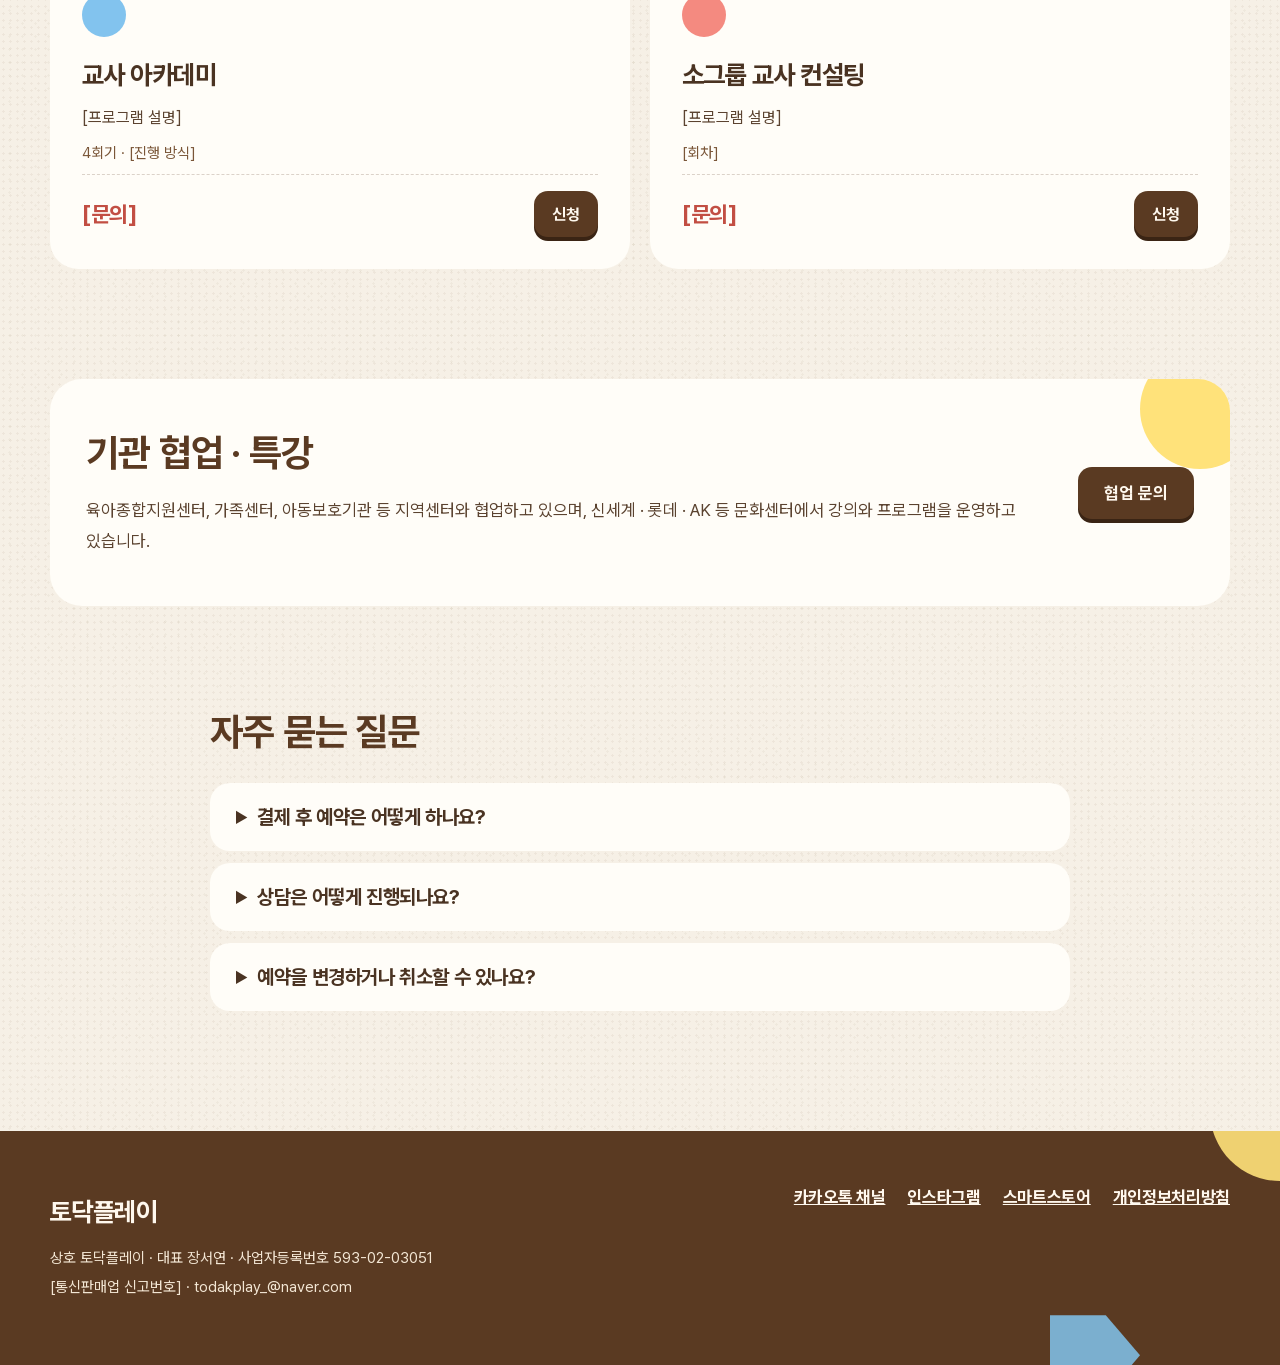
<file: designs/C/programs.html>
<!doctype html>
<html lang="ko">
<head>
<meta charset="utf-8">
<title>토닥플레이 프로그램 (시안 C)</title>
<meta name="viewport" content="width=device-width, initial-scale=1">
</head>
<body>

<style>
@font-face{font-family:'Pretendard';src:url(../assets/PretendardVariable.woff2) format('woff2-variations');font-weight:45 920;font-display:swap}
body{margin:0;background:#F6F0E6;color:#4A3322;font-family:"Pretendard",sans-serif;word-break:keep-all;-webkit-font-smoothing:antialiased}
a{color:#4A3322}a:hover{color:#2E1F14}
.jua{font-weight:700;letter-spacing:-.02em}
.paper{background-color:#F6F0E6;background-image:radial-gradient(rgba(120,90,60,.07) 1px,transparent 1.2px),radial-gradient(rgba(120,90,60,.05) 1px,transparent 1.2px);background-size:7px 7px,13px 13px;background-position:0 0,3px 5px}
.sh{position:absolute;pointer-events:none}
.sq{border-radius:22px}
.ci{border-radius:50%}
.hx{clip-path:polygon(0 0,62% 0,100% 50%,62% 100%,0 100%)}
.tz{clip-path:polygon(18% 0,82% 0,100% 100%,0 100%)}
.in{animation:pop .9s cubic-bezier(.34,1.56,.64,1) both}
.fl{animation:float 7s ease-in-out infinite}
.fl2{animation:float2 9s ease-in-out infinite}
@keyframes pop{from{opacity:0;scale:.4;rotate:-18deg}}
@keyframes float{0%,100%{translate:0 0;rotate:0deg}50%{translate:0 -14px;rotate:4deg}}
@keyframes float2{0%,100%{translate:0 0;rotate:0deg}50%{translate:10px 8px;rotate:-5deg}}
.rise{animation:rise .8s cubic-bezier(.2,.75,.25,1) both}
@keyframes rise{from{opacity:0;translate:0 22px}}
.d1{animation-delay:.1s}.d2{animation-delay:.22s}.d3{animation-delay:.36s}.d4{animation-delay:.5s}.d5{animation-delay:.64s}.d6{animation-delay:.78s}
@supports (animation-timeline: view()){.rv{animation:rv linear both;animation-timeline:view();animation-range:entry 5% entry 45%}}
@keyframes rv{from{opacity:0;translate:0 36px;scale:.98}}
.btn{display:inline-flex;align-items:center;justify-content:center;min-height:52px;padding:0 26px;border-radius:14px;text-decoration:none;font-weight:700;font-size:17px;transition:translate .25s cubic-bezier(.34,1.56,.64,1),box-shadow .25s,background .2s}
.btn:hover{translate:0 -3px}
.btn:active{translate:0 1px;scale:.97}
.btn-d{background:#5A3A22;color:#FFF8EE;box-shadow:0 4px 0 #3A2414}
.btn-d:hover{color:#FFF8EE;box-shadow:0 7px 0 #3A2414}
.btn-l{background:#FFFDF8;color:#4A3322;box-shadow:0 4px 0 #D9C3A6}
.btn-l:hover{box-shadow:0 7px 0 #D9C3A6}
.card{transition:translate .35s cubic-bezier(.34,1.56,.64,1),rotate .35s cubic-bezier(.34,1.56,.64,1),box-shadow .3s}
.card:hover{translate:0 -6px;rotate:-1deg;box-shadow:0 14px 0 rgba(90,58,34,.10)}
.wig:hover .dot{animation:wig .5s ease}
@keyframes wig{25%{rotate:-12deg}75%{rotate:10deg}}
.nav a{text-decoration:none;transition:color .2s}
.ul{background-image:linear-gradient(#FFE27A,#FFE27A);background-size:100% 38%;background-position:0 88%;background-repeat:no-repeat;padding:0 4px}
@media (prefers-reduced-motion:reduce){.in,.fl,.fl2,.rise,.rv{animation:none !important}}
</style>

<div class="paper" style="min-height: 100vh; overflow-x: hidden">
<header style="position: relative; z-index: 5">
  <div style="max-width: 1180px; margin: 0 auto; padding: 18px 24px; display: flex; flex-wrap: wrap; align-items: center; justify-content: space-between; gap: 14px">
    <a href="home.html" style="display: flex; align-items: center; gap: 12px; text-decoration: none">
      <img src="../assets/logo.png" alt="" style="width: 46px; height: 46px; border-radius: 50%; background: #fff; box-shadow: 0 0 0 3px #FFFDF8">
      <span class="jua" style="font-size: 25px; color: #5A3A22">토닥플레이</span>
    </a>
    <nav class="nav jua" aria-label="주요 메뉴" style="display: flex; flex-wrap: wrap; align-items: center; gap: 26px; font-size: 19px">
      <a href="about.html" style="color: #4A3322; ">About Us</a>
      <a href="programs.html" style="color: #4A3322; border-bottom: 3px solid #F07167; padding-bottom: 2px" aria-current="page">Our Programs</a>
      <a class="btn btn-d" href="https://pf.kakao.com/" style="min-height: 46px; font-size: 17px; padding: 0 20px">카카오톡 상담</a>
    </nav>
  </div>
</header>

<section style="position: relative; background: #EBCBA3; margin: 0 16px; border-radius: 40px; overflow: hidden">
  <span class="sh ci in" aria-hidden="true" style="width: 180px; height: 180px; right: 6%; top: -50px; background: #FFE27A"></span>
  <span class="sh tz in" aria-hidden="true" style="width: 200px; height: 90px; right: 22%; bottom: -10px; background: #82C3EE; animation-delay: .15s"></span>
  <span class="sh sq in" aria-hidden="true" style="width: 110px; height: 110px; right: -20px; bottom: 50px; background: #F48A80; animation-delay: .3s"></span>
  <div style="position: relative; max-width: 1180px; margin: 0 auto; padding: 100px 24px 100px">
    <h1 class="jua rise d1" style="margin: 0; font-size: clamp(40px, 5vw, 64px); color: #5A3A22">프로그램</h1>
    <p class="rise d2" style="margin: 20px 0 0; font-size: 18px; line-height: 1.8">결제는 스마트스토어, 상담 예약은 카카오톡 채널 메뉴에서 합니다.</p>
    <nav class="jua rise d3" aria-label="프로그램 분류" style="margin-top: 30px; display: flex; flex-wrap: wrap; gap: 28px; font-size: 20px">
      <a href="#parents" style="text-decoration: none; padding-bottom: 3px; border-bottom: 3px solid #5A3A22">부모교육</a>
      <a href="#teachers" style="text-decoration: none; padding-bottom: 3px; border-bottom: 3px solid transparent">교사교육</a>
      <a href="#org" style="text-decoration: none; padding-bottom: 3px; border-bottom: 3px solid transparent">기관 협업 · 특강</a>
    </nav>
  </div>
</section>

<section id="parents" style="max-width: 1180px; margin: 0 auto; padding: 100px 24px 30px">
  <div class="rv"><h2 class="jua" style="margin: 0; font-size: 38px; line-height: 1.35; color: #5A3A22">부모교육</h2></div>
  <div style="margin-top: 36px; display: grid; grid-template-columns: repeat(auto-fit, minmax(320px, 1fr)); gap: 20px">
    <article class="card rv" style="background: #FFFDF8; border-radius: 28px; padding: 32px; display: flex; flex-direction: column; gap: 12px">
      <span class="sq" style="display: inline-block; width: 44px; height: 44px; background: #F48A80"></span>
      <h3 class="jua" style="margin: 8px 0 0; font-size: 26px; line-height: 1.35">온라인 1:1 맞춤형 육아 · 놀이 코칭</h3>
      <p style="margin: 0; font-size: 16px; line-height: 1.75; color: #5B4330">[프로그램 설명]</p>
      <p style="margin: 0; font-size: 15px; color: #7A5638">Zoom · 30분 / 50분 / 90분 / 2주 / 3주</p>
      <div style="margin-top: auto; padding-top: 16px; border-top: 1px dashed rgba(90,58,34,.22); display: flex; justify-content: space-between; align-items: center; gap: 12px; flex-wrap: wrap"><span class="jua" style="font-size: 22px; color: #C24E43">[가격]</span><a class="btn btn-d" href="https://smartstore.naver.com/" style="min-height: 46px; font-size: 16px; padding: 0 18px">신청</a></div>
    </article>
    <article class="card rv" style="background: #FFFDF8; border-radius: 28px; padding: 32px; display: flex; flex-direction: column; gap: 12px">
      <span class="ci" style="display: inline-block; width: 44px; height: 44px; background: #82C3EE"></span>
      <h3 class="jua" style="margin: 8px 0 0; font-size: 26px; line-height: 1.35">가정 내 놀이환경 점검</h3>
      <p style="margin: 0; font-size: 16px; line-height: 1.75; color: #5B4330">[프로그램 설명]</p>
      <p style="margin: 0; font-size: 15px; color: #7A5638">[진행 방식]</p>
      <div style="margin-top: auto; padding-top: 16px; border-top: 1px dashed rgba(90,58,34,.22); display: flex; justify-content: space-between; align-items: center; gap: 12px; flex-wrap: wrap"><span class="jua" style="font-size: 22px; color: #C24E43">[가격]</span><a class="btn btn-d" href="https://smartstore.naver.com/" style="min-height: 46px; font-size: 16px; padding: 0 18px">신청</a></div>
    </article>
    <article class="card rv" style="background: #FFFDF8; border-radius: 28px; padding: 32px; display: flex; flex-direction: column; gap: 12px">
      <span class="hx" style="display: inline-block; width: 44px; height: 44px; background: #FFE27A"></span>
      <h3 class="jua" style="margin: 8px 0 0; font-size: 26px; line-height: 1.35">놀이 영상 분석</h3>
      <p style="margin: 0; font-size: 16px; line-height: 1.75; color: #5B4330">[프로그램 설명]</p>
      <p style="margin: 0; font-size: 15px; color: #7A5638">[진행 방식]</p>
      <div style="margin-top: auto; padding-top: 16px; border-top: 1px dashed rgba(90,58,34,.22); display: flex; justify-content: space-between; align-items: center; gap: 12px; flex-wrap: wrap"><span class="jua" style="font-size: 22px; color: #C24E43">[가격]</span><a class="btn btn-d" href="https://smartstore.naver.com/" style="min-height: 46px; font-size: 16px; padding: 0 18px">신청</a></div>
    </article>
    <article class="card rv" style="background: #FFFDF8; border-radius: 28px; padding: 32px; display: flex; flex-direction: column; gap: 12px">
      <span class="tz" style="display: inline-block; width: 44px; height: 44px; background: #B98654"></span>
      <h3 class="jua" style="margin: 8px 0 0; font-size: 26px; line-height: 1.35">소그룹 놀이 컨설팅 (We can play!)</h3>
      <p style="margin: 0; font-size: 16px; line-height: 1.75; color: #5B4330">[프로그램 설명]</p>
      <p style="margin: 0; font-size: 15px; color: #7A5638">[회차 · 인원]</p>
      <div style="margin-top: auto; padding-top: 16px; border-top: 1px dashed rgba(90,58,34,.22); display: flex; justify-content: space-between; align-items: center; gap: 12px; flex-wrap: wrap"><span class="jua" style="font-size: 22px; color: #C24E43">[가격]</span><a class="btn btn-d" href="https://smartstore.naver.com/" style="min-height: 46px; font-size: 16px; padding: 0 18px">신청</a></div>
    </article>
  </div>
</section>

<section id="teachers" style="max-width: 1180px; margin: 0 auto; padding: 80px 24px 30px">
  <div class="rv"><h2 class="jua" style="margin: 0; font-size: 38px; line-height: 1.35; color: #5A3A22">교사교육</h2></div>
  <div style="margin-top: 36px; display: grid; grid-template-columns: repeat(auto-fit, minmax(320px, 1fr)); gap: 20px">
    <article class="card rv" style="background: #FFFDF8; border-radius: 28px; padding: 32px; display: flex; flex-direction: column; gap: 12px">
      <span class="ci" style="display: inline-block; width: 44px; height: 44px; background: #82C3EE"></span>
      <h3 class="jua" style="margin: 8px 0 0; font-size: 26px; line-height: 1.35">교사 아카데미</h3>
      <p style="margin: 0; font-size: 16px; line-height: 1.75; color: #5B4330">[프로그램 설명]</p>
      <p style="margin: 0; font-size: 15px; color: #7A5638">4회기 · [진행 방식]</p>
      <div style="margin-top: auto; padding-top: 16px; border-top: 1px dashed rgba(90,58,34,.22); display: flex; justify-content: space-between; align-items: center; gap: 12px; flex-wrap: wrap"><span class="jua" style="font-size: 22px; color: #C24E43">[문의]</span><a class="btn btn-d" href="https://smartstore.naver.com/" style="min-height: 46px; font-size: 16px; padding: 0 18px">신청</a></div>
    </article>
    <article class="card rv" style="background: #FFFDF8; border-radius: 28px; padding: 32px; display: flex; flex-direction: column; gap: 12px">
      <span class="sq" style="display: inline-block; width: 44px; height: 44px; background: #F48A80"></span>
      <h3 class="jua" style="margin: 8px 0 0; font-size: 26px; line-height: 1.35">소그룹 교사 컨설팅</h3>
      <p style="margin: 0; font-size: 16px; line-height: 1.75; color: #5B4330">[프로그램 설명]</p>
      <p style="margin: 0; font-size: 15px; color: #7A5638">[회차]</p>
      <div style="margin-top: auto; padding-top: 16px; border-top: 1px dashed rgba(90,58,34,.22); display: flex; justify-content: space-between; align-items: center; gap: 12px; flex-wrap: wrap"><span class="jua" style="font-size: 22px; color: #C24E43">[문의]</span><a class="btn btn-d" href="https://smartstore.naver.com/" style="min-height: 46px; font-size: 16px; padding: 0 18px">신청</a></div>
    </article>
  </div>
</section>

<section id="org" style="max-width: 1180px; margin: 0 auto; padding: 80px 24px 100px">
  <div class="rv" style="background: #FFFDF8; border-radius: 32px; padding: 48px 36px; display: flex; flex-wrap: wrap; gap: 28px 48px; align-items: center; position: relative; overflow: hidden">
    <span class="sh ci fl" aria-hidden="true" style="width: 120px; height: 120px; right: -30px; top: -30px; background: #FFE27A"></span>
    <div style="flex: 1 1 380px; position: relative">
      <h2 class="jua" style="margin: 0; font-size: 38px; line-height: 1.35; color: #5A3A22">기관 협업 · 특강</h2>
      <p style="margin: 16px 0 0; font-size: 17px; line-height: 1.85; color: #5B4330">육아종합지원센터, 가족센터, 아동보호기관 등 지역센터와 협업하고 있으며, 신세계 · 롯데 · AK 등 문화센터에서 강의와 프로그램을 운영하고 있습니다.</p>
    </div>
    <a class="btn btn-d" href="https://pf.kakao.com/" style="position: relative">협업 문의</a>
  </div>
</section>

<section style="max-width: 860px; margin: 0 auto; padding: 0 24px 120px">
  <div class="rv" style="margin-bottom: 26px"><h2 class="jua" style="margin: 0; font-size: 38px; line-height: 1.35; color: #5A3A22">자주 묻는 질문</h2></div>
  <details class="rv" style="background: #FFFDF8; border-radius: 20px; padding: 22px 26px; margin-top: 12px"><summary class="jua" style="cursor: pointer; font-size: 20px">결제 후 예약은 어떻게 하나요?</summary><p style="margin: 14px 0 0; font-size: 16px; line-height: 1.8; color: #5B4330">카카오톡 채널 ‘토닥플레이’ 메뉴의 ‘상담 예약’에서 주문자 이름과 휴대폰 번호를 입력한 뒤 시간을 선택하시면 됩니다.</p></details><details class="rv" style="background: #FFFDF8; border-radius: 20px; padding: 22px 26px; margin-top: 12px"><summary class="jua" style="cursor: pointer; font-size: 20px">상담은 어떻게 진행되나요?</summary><p style="margin: 14px 0 0; font-size: 16px; line-height: 1.8; color: #5B4330">Zoom으로 진행하며, 상담 후 리포트를 카카오톡으로 보내드립니다.</p></details><details class="rv" style="background: #FFFDF8; border-radius: 20px; padding: 22px 26px; margin-top: 12px"><summary class="jua" style="cursor: pointer; font-size: 20px">예약을 변경하거나 취소할 수 있나요?</summary><p style="margin: 14px 0 0; font-size: 16px; line-height: 1.8; color: #5B4330">[상담 24시간 전]까지 예약 화면에서 변경 · 취소할 수 있습니다.</p></details>
</section>
<footer style="background: #5A3A22; color: #F3E6D4; padding: 56px 24px 64px; position: relative; overflow: hidden">
  <span class="sh ci fl" aria-hidden="true" style="width: 140px; height: 140px; right: -70px; top: -90px; background: #FFE27A; opacity: .9"></span>
  <span class="sh hx fl2" aria-hidden="true" style="width: 90px; height: 80px; right: 140px; bottom: -30px; background: #82C3EE; opacity: .85"></span>
  <div style="max-width: 1180px; margin: 0 auto; display: flex; flex-wrap: wrap; gap: 28px; justify-content: space-between; position: relative">
    <div style="font-size: 15px; line-height: 1.9">
      <p class="jua" style="margin: 0 0 8px; font-size: 26px; color: #FFF8EE">토닥플레이</p>
      상호 토닥플레이 · 대표 장서연 · 사업자등록번호 593-02-03051<br>
      [통신판매업 신고번호] · todakplay_@naver.com
    </div>
    <div class="jua" style="display: flex; flex-wrap: wrap; gap: 22px; align-items: flex-start; font-size: 17px">
      <a href="https://pf.kakao.com/" style="color: #FFF8EE">카카오톡 채널</a>
      <a href="https://www.instagram.com/todak.todak.mom/" style="color: #FFF8EE">인스타그램</a>
      <a href="https://smartstore.naver.com/" style="color: #FFF8EE">스마트스토어</a>
      <a href="about.html" style="color: #FFF8EE">개인정보처리방침</a>
    </div>
  </div>
</footer>
</div>
</body>
</html>
</file>
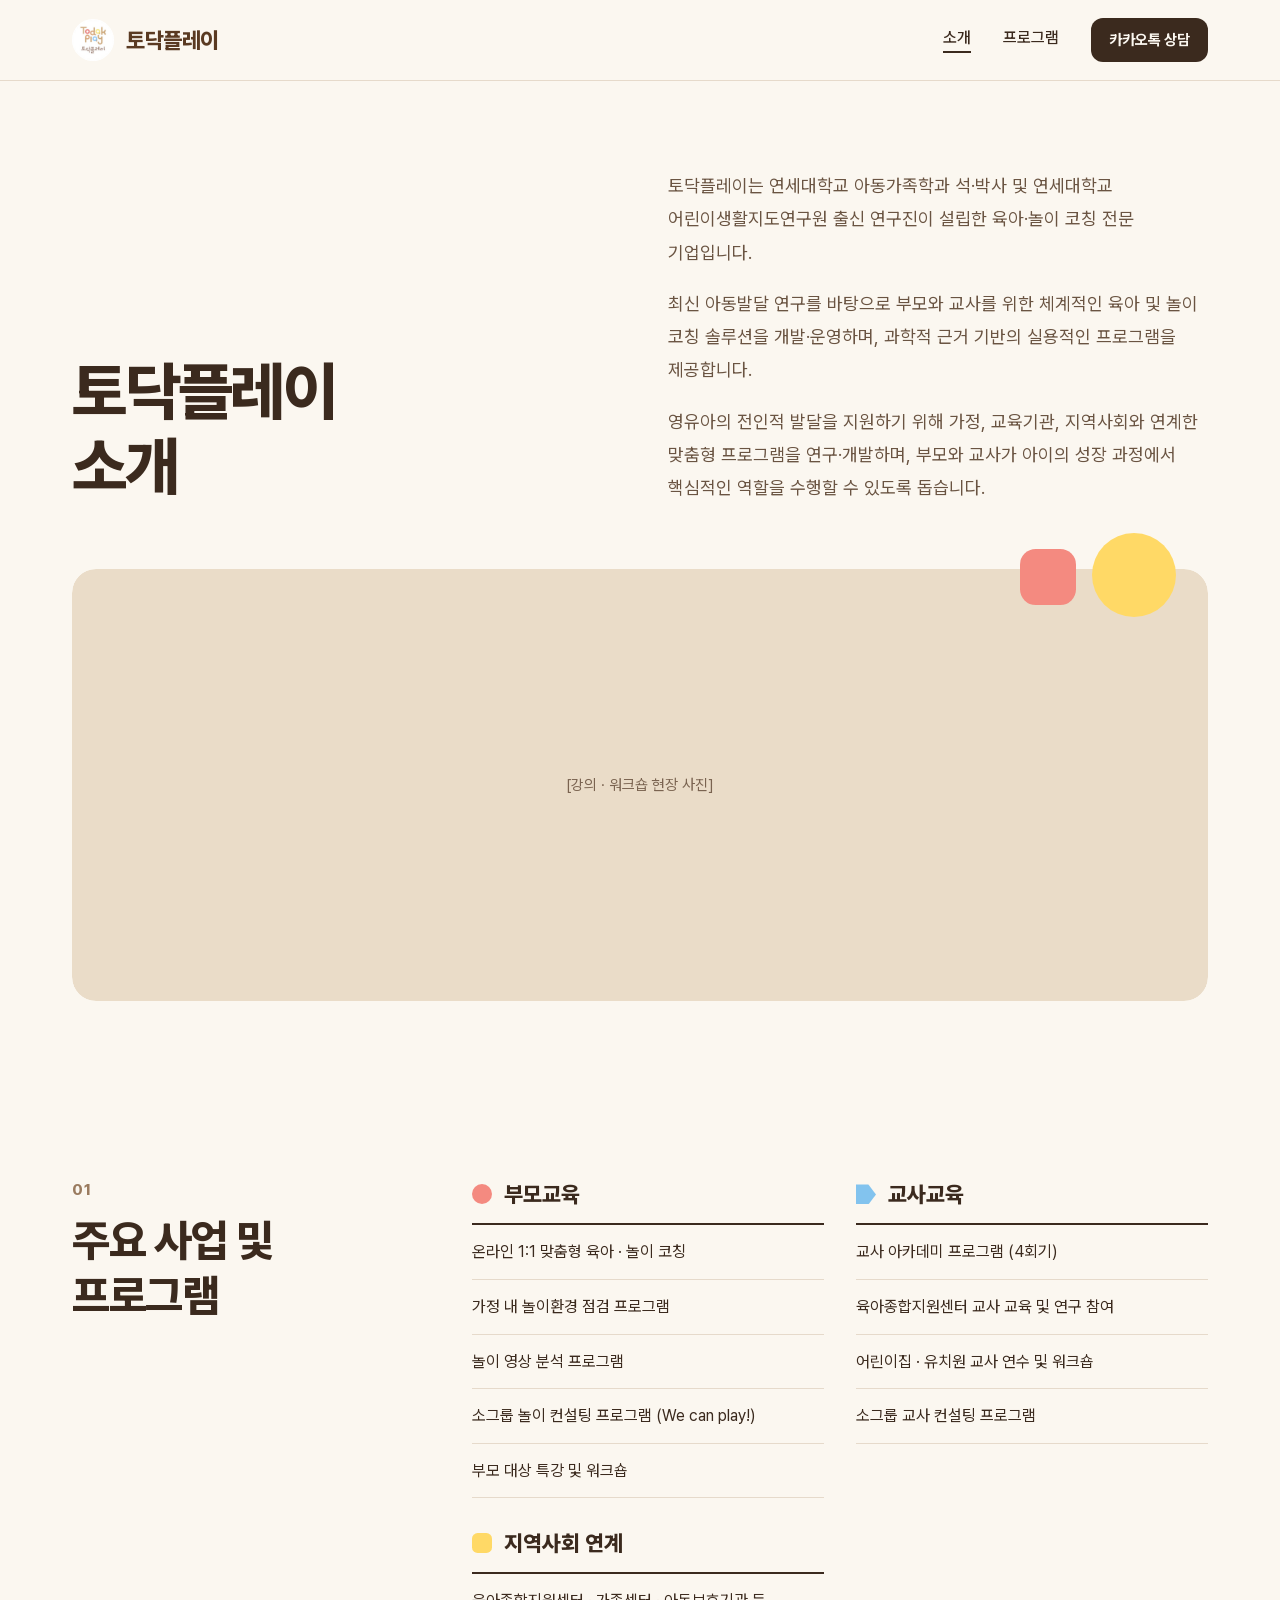
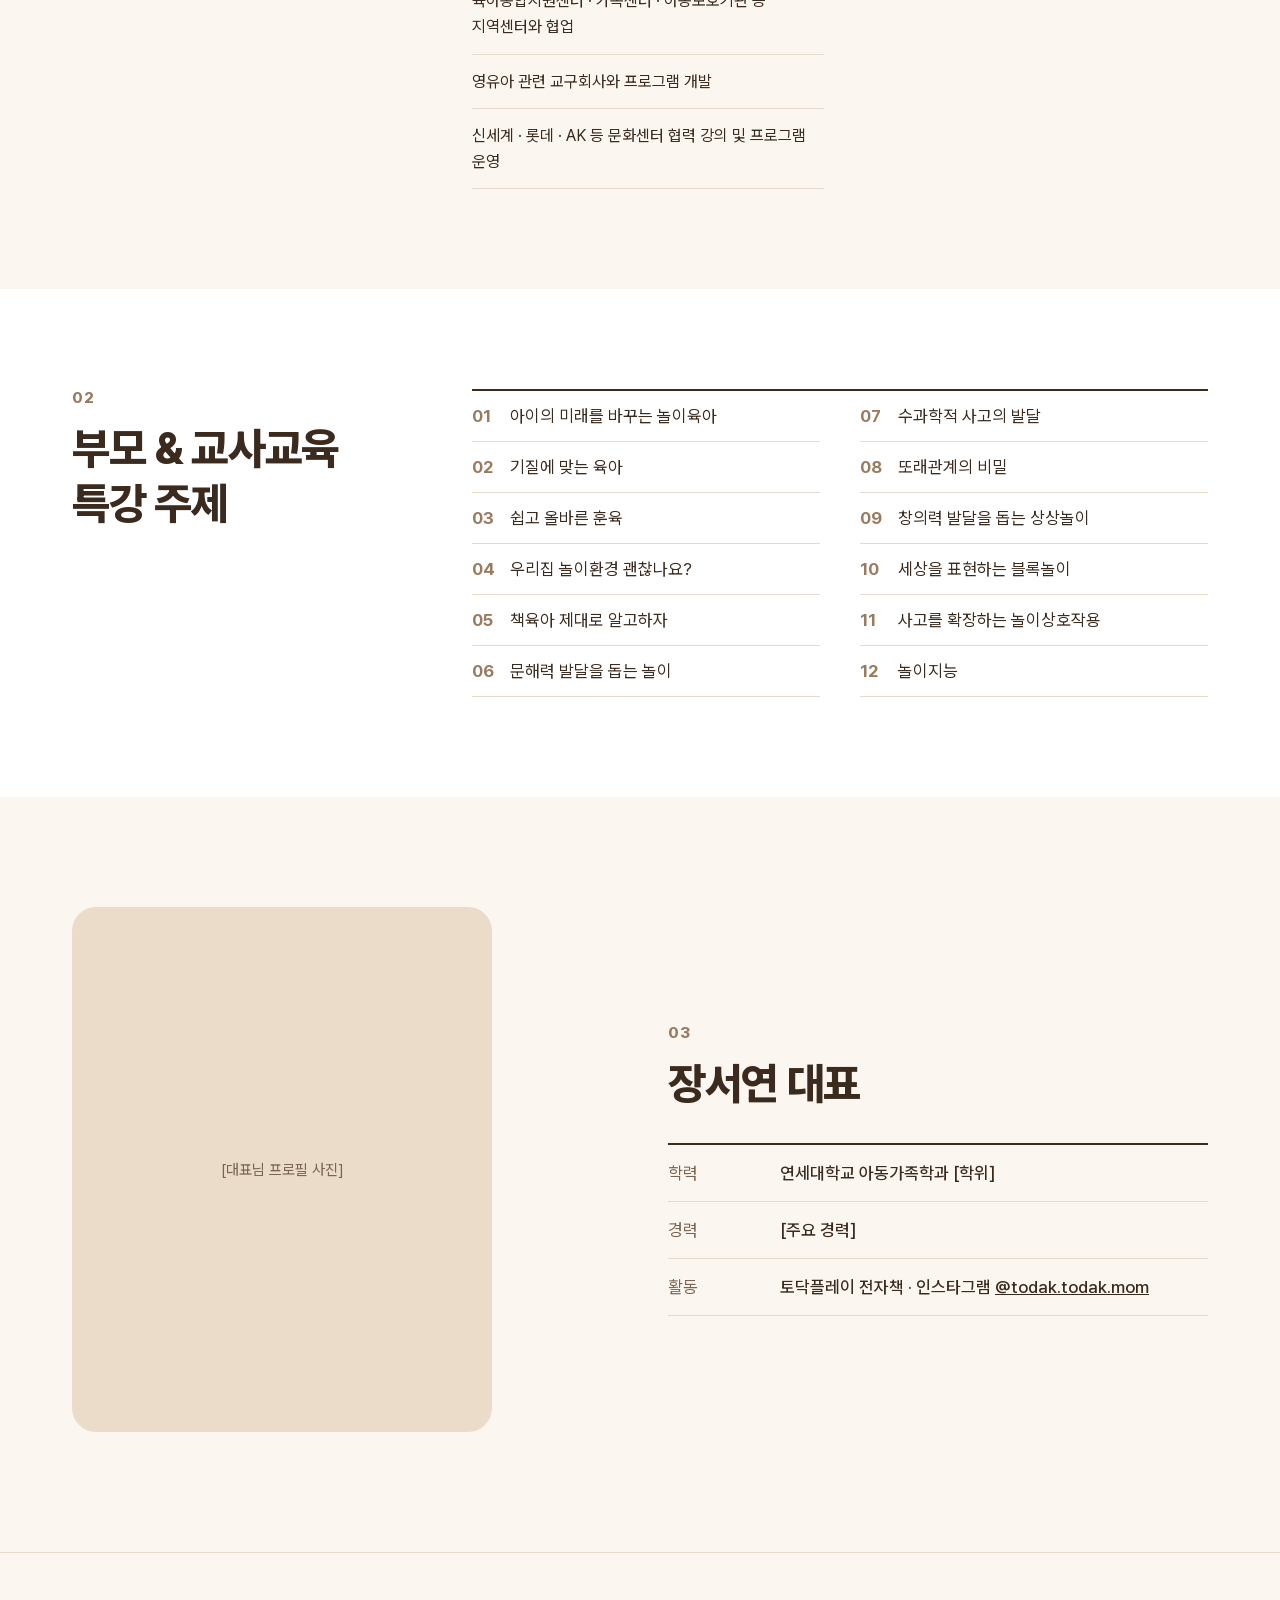
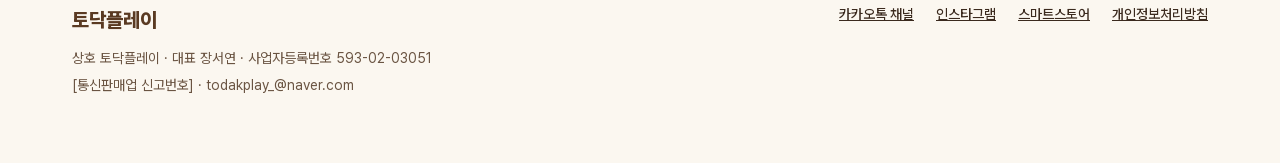
<file: designs/D/about.html>
<!doctype html>
<html lang="ko">
<head>
<meta charset="utf-8">
<title>토닥플레이 소개 (시안 D)</title>
<meta name="viewport" content="width=device-width, initial-scale=1">
</head>
<body>

<style>
@font-face{font-family:'Pretendard';src:url(../assets/PretendardVariable.woff2) format('woff2-variations');font-weight:45 920;font-display:swap}
body{margin:0;background:#FBF7F0;color:#3B2A1E;font-family:"Pretendard",sans-serif;word-break:keep-all;-webkit-font-smoothing:antialiased}
a{color:#3B2A1E}a:hover{color:#1F150E}
.w{max-width:1200px;margin:0 auto;padding-left:32px;padding-right:32px;box-sizing:border-box}
.h1{font-weight:800;letter-spacing:-.035em;line-height:1.18}
.h2{margin:0;font-size:44px;font-weight:800;letter-spacing:-.03em;line-height:1.25}
.lead{font-size:19px;line-height:1.85;color:#6A5442}
.num{font-weight:800;font-size:15px;letter-spacing:.04em;color:#9A7B5F}
.rule{border:0;border-top:1px solid #E6DACB;margin:0}
.btn{display:inline-flex;align-items:center;justify-content:center;min-height:54px;padding:0 28px;border-radius:12px;text-decoration:none;font-weight:700;font-size:17px;transition:background .2s,translate .25s cubic-bezier(.34,1.56,.64,1)}
.btn:hover{translate:0 -2px}
.btn-d{background:#3B2A1E;color:#FBF7F0}.btn-d:hover{background:#1F150E;color:#FBF7F0}
.btn-o{border:1.5px solid #3B2A1E;color:#3B2A1E;min-height:51px}.btn-o:hover{background:#3B2A1E;color:#FBF7F0}
.row{transition:background .25s}
.row:hover{background:#F4ECE0}
.row:hover .go{translate:6px 0}
.go{transition:translate .3s cubic-bezier(.34,1.56,.64,1)}
.m{display:inline-block;flex:0 0 auto}
.ci{border-radius:50%}.sq{border-radius:28%}.hx{clip-path:polygon(0 0,62% 0,100% 50%,62% 100%,0 100%)}.tz{clip-path:polygon(18% 0,82% 0,100% 100%,0 100%)}
.pop{animation:pop .9s cubic-bezier(.34,1.56,.64,1) both}
@keyframes pop{from{opacity:0;scale:.3;rotate:-25deg}}
.bob{animation:bob 6s ease-in-out infinite}
@keyframes bob{50%{translate:0 -10px;rotate:6deg}}
.rise{animation:rise .9s cubic-bezier(.2,.75,.25,1) both}
@keyframes rise{from{opacity:0;translate:0 24px}}
.d1{animation-delay:.08s}.d2{animation-delay:.2s}.d3{animation-delay:.34s}.d4{animation-delay:.5s}
.mask{animation:mask 1.1s cubic-bezier(.65,0,.35,1) .15s both}
@keyframes mask{from{clip-path:inset(100% 0 0 0 round 24px)}to{clip-path:inset(0 0 0 0 round 24px)}}
@supports (animation-timeline: view()){
.rv,.rv1,.rv2,.rv3{animation:rv linear both;animation-timeline:view()}
.rv{animation-range:entry 0% entry 40%}.rv1{animation-range:entry 8% entry 48%}.rv2{animation-range:entry 16% entry 56%}.rv3{animation-range:entry 24% entry 64%}
.par{animation:par linear both;animation-timeline:view();animation-range:cover}
.line{transform-origin:top;animation:grow linear both;animation-timeline:view();animation-range:cover 20% cover 70%}
.step{animation:lit linear both;animation-timeline:view();animation-range:entry 100% cover 45%}
.tilt{animation:tilt linear both;animation-timeline:view();animation-range:entry 0% entry 70%}
.draw::before{animation:drawx linear both;animation-timeline:view();animation-range:entry 0% entry 60%}
.popv{animation:popv linear both;animation-timeline:view();animation-range:entry 30% entry 90%}
}
@keyframes par{from{translate:0 -5%}to{translate:0 5%}}
@keyframes grow{from{scale:1 0}}
@keyframes lit{from{opacity:.28}}
@keyframes tilt{from{opacity:0;translate:0 70px;rotate:-5deg}}
@keyframes drawx{from{scale:0 1}}
@keyframes popv{from{scale:0;rotate:-40deg}}
.draw{position:relative}
.draw::before{content:"";position:absolute;left:0;right:0;top:-1px;height:1.5px;background:#3B2A1E;transform-origin:left}
@media (max-width:720px){.par{animation:none !important}}
@keyframes rv{from{opacity:0;translate:0 40px}}
.ph{background:#EADCC8;border-radius:24px;display:grid;place-items:center;color:#7A6350;font-size:15px}
@media (prefers-reduced-motion:reduce){.pop,.bob,.rise,.mask,.rv,.rv1,.rv2,.rv3,.par,.line,.step,.tilt,.popv,.draw::before{animation:none !important}}
</style>

<div style="min-height: 100vh; background: #FBF7F0; overflow-x: hidden">
<header style="border-bottom: 1px solid #E6DACB; background: #FBF7F0">
  <div class="w" style="padding-top: 18px; padding-bottom: 18px; display: flex; flex-wrap: wrap; align-items: center; justify-content: space-between; gap: 16px">
    <a href="home.html" style="display: flex; align-items: center; gap: 12px; text-decoration: none">
      <img src="../assets/logo.png" alt="" style="width: 42px; height: 42px; border-radius: 50%; background: #fff">
      <span style="font-weight: 800; font-size: 22px; letter-spacing: -0.02em; color: #5A3A22">토닥플레이</span>
    </a>
    <nav aria-label="주요 메뉴" style="display: flex; flex-wrap: wrap; align-items: center; gap: 32px; font-size: 16px; font-weight: 500">
      <a href="about.html" style="text-decoration: none; color: #3B2A1E; padding-bottom: 4px; border-bottom: 2px solid #3B2A1E" aria-current="page">소개</a>
      <a href="programs.html" style="text-decoration: none; color: #3B2A1E; padding-bottom: 4px; border-bottom: 2px solid transparent">프로그램</a>
      <a class="btn btn-d" href="https://pf.kakao.com/" style="min-height: 44px; padding: 0 18px; font-size: 15px">카카오톡 상담</a>
    </nav>
  </div>
</header>

<section style="padding: 88px 0 80px">
  <div class="w" style="display: grid; grid-template-columns: repeat(auto-fit, minmax(320px, 1fr)); gap: 56px; align-items: end">
    <h1 class="h1 rise d1" style="margin: 0; font-size: clamp(42px, 5vw, 64px)">토닥플레이<br>소개</h1>
    <div class="lead rise d2" style="font-size: 18px">
      <p style="margin: 0">토닥플레이는 연세대학교 아동가족학과 석·박사 및 연세대학교 어린이생활지도연구원 출신 연구진이 설립한 육아·놀이 코칭 전문 기업입니다.</p>
      <p style="margin: 18px 0 0">최신 아동발달 연구를 바탕으로 부모와 교사를 위한 체계적인 육아 및 놀이 코칭 솔루션을 개발·운영하며, 과학적 근거 기반의 실용적인 프로그램을 제공합니다.</p>
      <p style="margin: 18px 0 0">영유아의 전인적 발달을 지원하기 위해 가정, 교육기관, 지역사회와 연계한 맞춤형 프로그램을 연구·개발하며, 부모와 교사가 아이의 성장 과정에서 핵심적인 역할을 수행할 수 있도록 돕습니다.</p>
    </div>
  </div>
  <div class="w" style="margin-top: 64px; position: relative">
    <div style="overflow: hidden; border-radius: 24px"><div class="par"><div class="ph mask" style="aspect-ratio: 21 / 8">[강의 · 워크숍 현장 사진]</div></div></div>
    <span class="m ci pop" aria-hidden="true" style="position: absolute; width: 84px; height: 84px; background: #FFD966; right: 64px; top: -36px; animation-delay: .7s"></span>
    <span class="m sq pop" aria-hidden="true" style="position: absolute; width: 56px; height: 56px; background: #F48A80; right: 164px; top: -20px; animation-delay: .85s"></span>
  </div>
</section>
<section style="padding: 100px 0;">
  <div class="w" style="display: grid; grid-template-columns: repeat(auto-fit, minmax(300px, 1fr)); gap: 40px 64px; align-items: start">
    <div style="max-width: 380px"><p class="num rv" style="margin: 0 0 14px">01</p><h2 class="h2 rv1">주요 사업 및<br>프로그램</h2></div>
    <div class="rv2" style="grid-column: span 2; min-width: 0"><div style="display: grid; grid-template-columns: repeat(auto-fit, minmax(240px, 1fr)); gap: 32px"><div><div style="display: flex; align-items: center; gap: 12px; padding-bottom: 16px; border-bottom: 2px solid #3B2A1E"><span class="m ci" aria-hidden="true" style="width: 20px; height: 20px; background: #F48A80"></span><h3 style="margin: 0; font-size: 22px; font-weight: 800">부모교육</h3></div><ul style="margin: 0; padding: 0; list-style: none; font-size: 16px; line-height: 1.6"><li style="padding: 14px 0; border-bottom: 1px solid #E6DACB">온라인 1:1 맞춤형 육아 · 놀이 코칭</li><li style="padding: 14px 0; border-bottom: 1px solid #E6DACB">가정 내 놀이환경 점검 프로그램</li><li style="padding: 14px 0; border-bottom: 1px solid #E6DACB">놀이 영상 분석 프로그램</li><li style="padding: 14px 0; border-bottom: 1px solid #E6DACB">소그룹 놀이 컨설팅 프로그램 (We can play!)</li><li style="padding: 14px 0; border-bottom: 1px solid #E6DACB">부모 대상 특강 및 워크숍</li></ul></div><div><div style="display: flex; align-items: center; gap: 12px; padding-bottom: 16px; border-bottom: 2px solid #3B2A1E"><span class="m hx" aria-hidden="true" style="width: 20px; height: 20px; background: #82C3EE"></span><h3 style="margin: 0; font-size: 22px; font-weight: 800">교사교육</h3></div><ul style="margin: 0; padding: 0; list-style: none; font-size: 16px; line-height: 1.6"><li style="padding: 14px 0; border-bottom: 1px solid #E6DACB">교사 아카데미 프로그램 (4회기)</li><li style="padding: 14px 0; border-bottom: 1px solid #E6DACB">육아종합지원센터 교사 교육 및 연구 참여</li><li style="padding: 14px 0; border-bottom: 1px solid #E6DACB">어린이집 · 유치원 교사 연수 및 워크숍</li><li style="padding: 14px 0; border-bottom: 1px solid #E6DACB">소그룹 교사 컨설팅 프로그램</li></ul></div><div><div style="display: flex; align-items: center; gap: 12px; padding-bottom: 16px; border-bottom: 2px solid #3B2A1E"><span class="m sq" aria-hidden="true" style="width: 20px; height: 20px; background: #FFD966"></span><h3 style="margin: 0; font-size: 22px; font-weight: 800">지역사회 연계</h3></div><ul style="margin: 0; padding: 0; list-style: none; font-size: 16px; line-height: 1.6"><li style="padding: 14px 0; border-bottom: 1px solid #E6DACB">육아종합지원센터 · 가족센터 · 아동보호기관 등 지역센터와 협업</li><li style="padding: 14px 0; border-bottom: 1px solid #E6DACB">영유아 관련 교구회사와 프로그램 개발</li><li style="padding: 14px 0; border-bottom: 1px solid #E6DACB">신세계 · 롯데 · AK 등 문화센터 협력 강의 및 프로그램 운영</li></ul></div></div></div>
  </div>
</section>
<section style="padding: 100px 0; background: #fff;">
  <div class="w" style="display: grid; grid-template-columns: repeat(auto-fit, minmax(300px, 1fr)); gap: 40px 64px; align-items: start">
    <div style="max-width: 380px"><p class="num rv" style="margin: 0 0 14px">02</p><h2 class="h2 rv1">부모 &amp; 교사교육<br>특강 주제</h2></div>
    <div class="rv2" style="grid-column: span 2; min-width: 0"><ol style="margin: 0; padding: 0; list-style: none; columns: 2 260px; column-gap: 40px; font-size: 17px; border-top: 2px solid #3B2A1E"><li style="break-inside: avoid; padding: 15px 0; border-bottom: 1px solid #E6DACB; display: flex; gap: 14px"><span style="color: #9A7B5F; font-weight: 700; min-width: 24px">01</span>아이의 미래를 바꾸는 놀이육아</li><li style="break-inside: avoid; padding: 15px 0; border-bottom: 1px solid #E6DACB; display: flex; gap: 14px"><span style="color: #9A7B5F; font-weight: 700; min-width: 24px">02</span>기질에 맞는 육아</li><li style="break-inside: avoid; padding: 15px 0; border-bottom: 1px solid #E6DACB; display: flex; gap: 14px"><span style="color: #9A7B5F; font-weight: 700; min-width: 24px">03</span>쉽고 올바른 훈육</li><li style="break-inside: avoid; padding: 15px 0; border-bottom: 1px solid #E6DACB; display: flex; gap: 14px"><span style="color: #9A7B5F; font-weight: 700; min-width: 24px">04</span>우리집 놀이환경 괜찮나요?</li><li style="break-inside: avoid; padding: 15px 0; border-bottom: 1px solid #E6DACB; display: flex; gap: 14px"><span style="color: #9A7B5F; font-weight: 700; min-width: 24px">05</span>책육아 제대로 알고하자</li><li style="break-inside: avoid; padding: 15px 0; border-bottom: 1px solid #E6DACB; display: flex; gap: 14px"><span style="color: #9A7B5F; font-weight: 700; min-width: 24px">06</span>문해력 발달을 돕는 놀이</li><li style="break-inside: avoid; padding: 15px 0; border-bottom: 1px solid #E6DACB; display: flex; gap: 14px"><span style="color: #9A7B5F; font-weight: 700; min-width: 24px">07</span>수과학적 사고의 발달</li><li style="break-inside: avoid; padding: 15px 0; border-bottom: 1px solid #E6DACB; display: flex; gap: 14px"><span style="color: #9A7B5F; font-weight: 700; min-width: 24px">08</span>또래관계의 비밀</li><li style="break-inside: avoid; padding: 15px 0; border-bottom: 1px solid #E6DACB; display: flex; gap: 14px"><span style="color: #9A7B5F; font-weight: 700; min-width: 24px">09</span>창의력 발달을 돕는 상상놀이</li><li style="break-inside: avoid; padding: 15px 0; border-bottom: 1px solid #E6DACB; display: flex; gap: 14px"><span style="color: #9A7B5F; font-weight: 700; min-width: 24px">10</span>세상을 표현하는 블록놀이</li><li style="break-inside: avoid; padding: 15px 0; border-bottom: 1px solid #E6DACB; display: flex; gap: 14px"><span style="color: #9A7B5F; font-weight: 700; min-width: 24px">11</span>사고를 확장하는 놀이상호작용</li><li style="break-inside: avoid; padding: 15px 0; border-bottom: 1px solid #E6DACB; display: flex; gap: 14px"><span style="color: #9A7B5F; font-weight: 700; min-width: 24px">12</span>놀이지능</li></ol></div>
  </div>
</section>

<section style="padding: 110px 0 120px">
  <div class="w rv" style="display: grid; grid-template-columns: repeat(auto-fit, minmax(300px, 1fr)); gap: 56px; align-items: center">
    <div class="ph" style="aspect-ratio: 4 / 5; max-width: 420px">[대표님 프로필 사진]</div>
    <div>
      <p class="num" style="margin: 0 0 14px">03</p>
      <h2 class="h2">장서연 대표</h2>
      <dl style="margin: 32px 0 0; border-top: 2px solid #3B2A1E; font-size: 17px">
        <div class="rv1" style="display: grid; grid-template-columns: 96px 1fr; gap: 16px; padding: 18px 0; border-bottom: 1px solid #E6DACB"><dt style="color: #7A6350">학력</dt><dd style="margin: 0; font-weight: 500">연세대학교 아동가족학과 [학위]</dd></div>
        <div class="rv2" style="display: grid; grid-template-columns: 96px 1fr; gap: 16px; padding: 18px 0; border-bottom: 1px solid #E6DACB"><dt style="color: #7A6350">경력</dt><dd style="margin: 0; font-weight: 500">[주요 경력]</dd></div>
        <div class="rv3" style="display: grid; grid-template-columns: 96px 1fr; gap: 16px; padding: 18px 0; border-bottom: 1px solid #E6DACB"><dt style="color: #7A6350">활동</dt><dd style="margin: 0; font-weight: 500">토닥플레이 전자책 · 인스타그램 <a href="https://www.instagram.com/todak.todak.mom/">@todak.todak.mom</a></dd></div>
      </dl>
    </div>
  </div>
</section>
<footer style="border-top: 1px solid #E6DACB; padding: 48px 0 64px">
  <div class="w" style="display: flex; flex-wrap: wrap; gap: 28px; justify-content: space-between; font-size: 14px; line-height: 1.9; color: #6A5442">
    <div><p style="margin: 0 0 6px; font-weight: 800; font-size: 20px; color: #5A3A22">토닥플레이</p>상호 토닥플레이 · 대표 장서연 · 사업자등록번호 593-02-03051<br>[통신판매업 신고번호] · todakplay_@naver.com</div>
    <div style="display: flex; flex-wrap: wrap; gap: 22px; align-items: flex-start; font-weight: 500"><a href="https://pf.kakao.com/">카카오톡 채널</a><a href="https://www.instagram.com/todak.todak.mom/">인스타그램</a><a href="https://smartstore.naver.com/">스마트스토어</a><a href="about.html">개인정보처리방침</a></div>
  </div>
</footer>
</div>
</body>
</html>
</file>
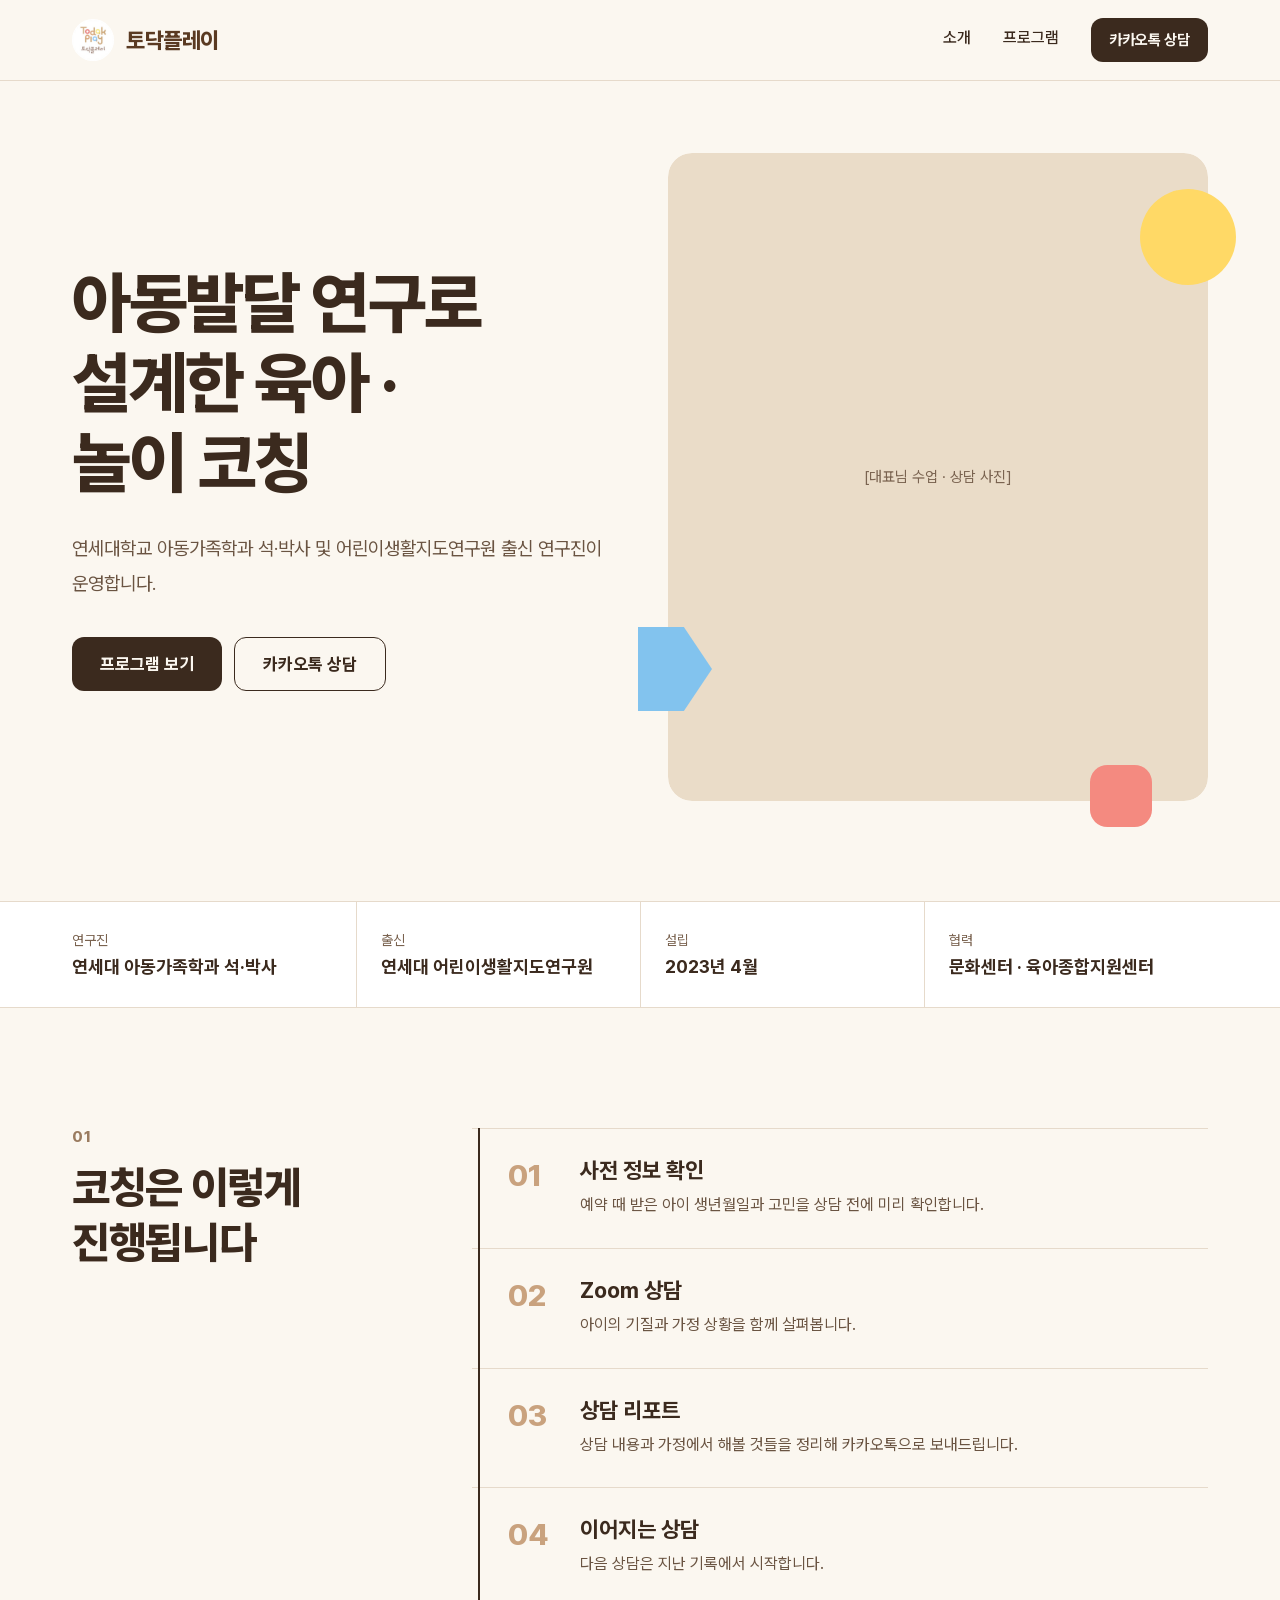
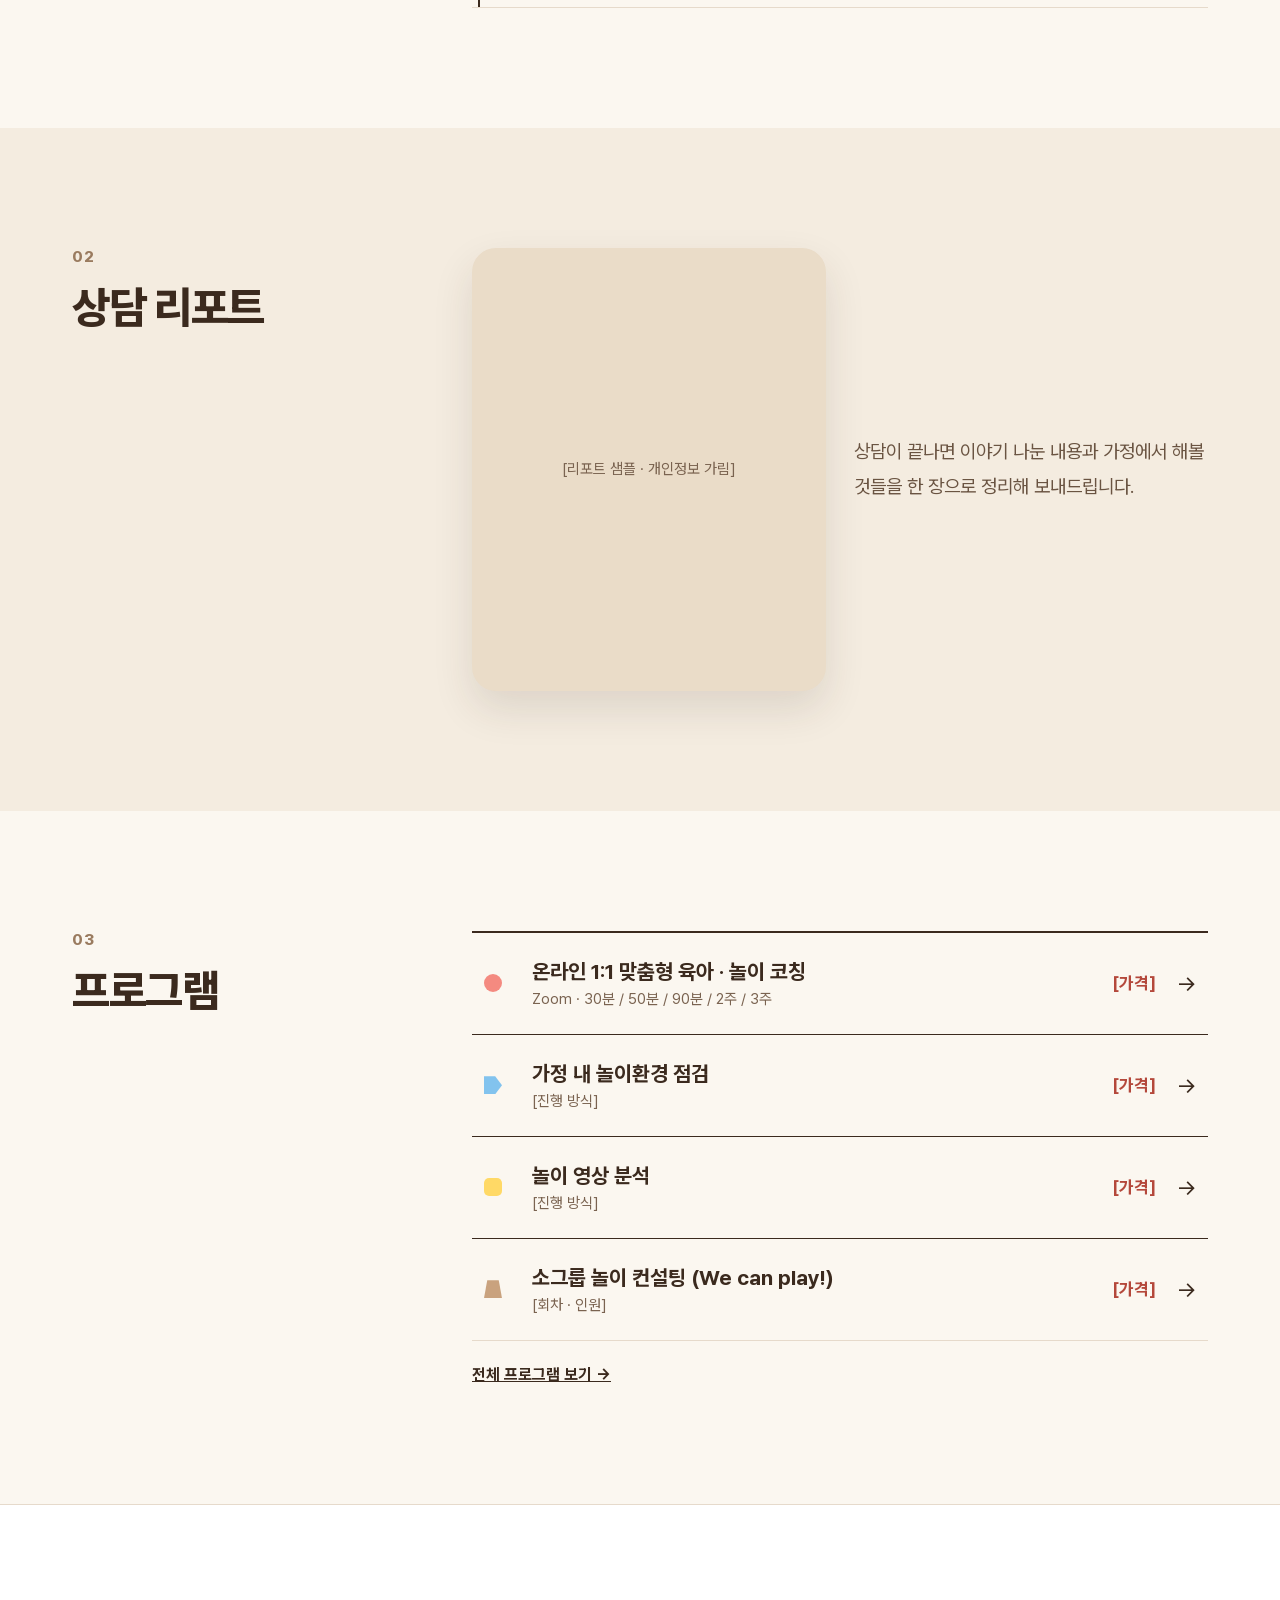
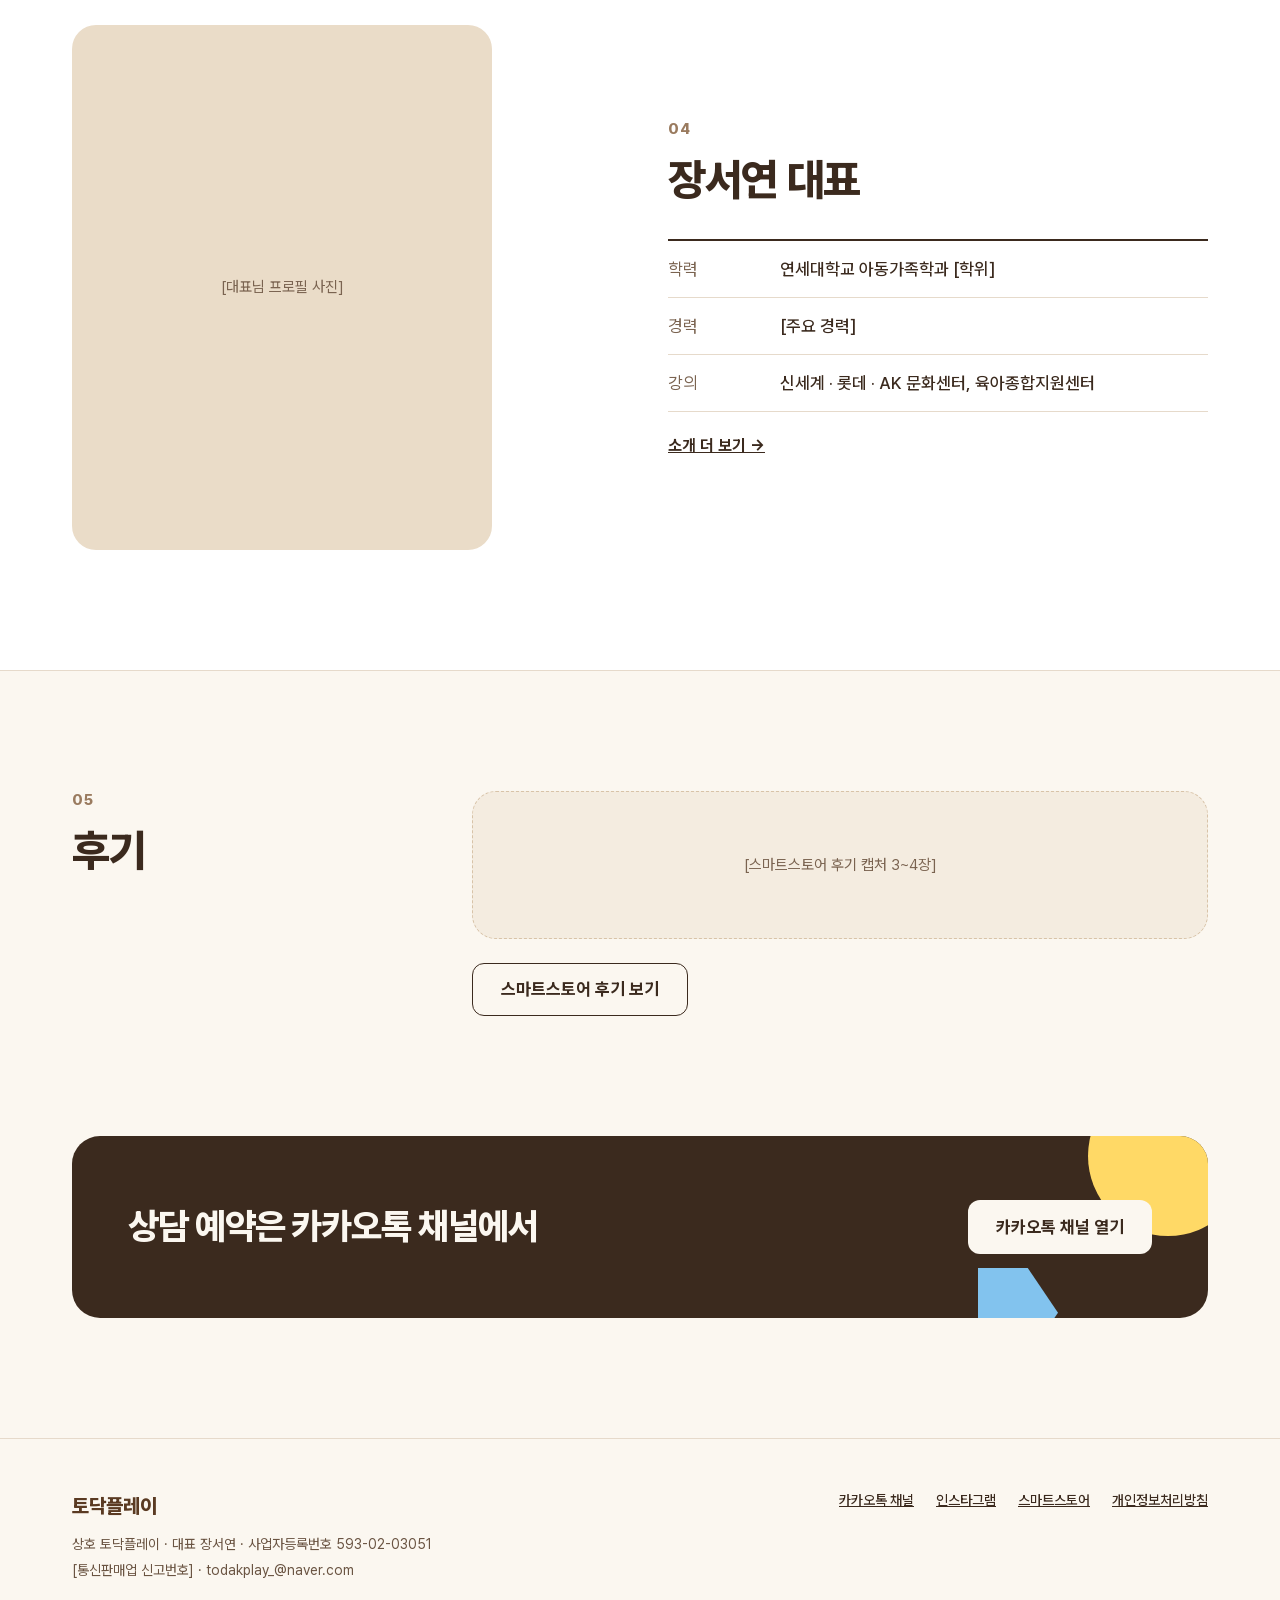
<file: designs/D/home.html>
<!doctype html>
<html lang="ko">
<head>
<meta charset="utf-8">
<title>토닥플레이 (시안 D)</title>
<meta name="viewport" content="width=device-width, initial-scale=1">
</head>
<body>

<style>
@font-face{font-family:'Pretendard';src:url(../assets/PretendardVariable.woff2) format('woff2-variations');font-weight:45 920;font-display:swap}
body{margin:0;background:#FBF7F0;color:#3B2A1E;font-family:"Pretendard",sans-serif;word-break:keep-all;-webkit-font-smoothing:antialiased}
a{color:#3B2A1E}a:hover{color:#1F150E}
.w{max-width:1200px;margin:0 auto;padding-left:32px;padding-right:32px;box-sizing:border-box}
.h1{font-weight:800;letter-spacing:-.035em;line-height:1.18}
.h2{margin:0;font-size:44px;font-weight:800;letter-spacing:-.03em;line-height:1.25}
.lead{font-size:19px;line-height:1.85;color:#6A5442}
.num{font-weight:800;font-size:15px;letter-spacing:.04em;color:#9A7B5F}
.rule{border:0;border-top:1px solid #E6DACB;margin:0}
.btn{display:inline-flex;align-items:center;justify-content:center;min-height:54px;padding:0 28px;border-radius:12px;text-decoration:none;font-weight:700;font-size:17px;transition:background .2s,translate .25s cubic-bezier(.34,1.56,.64,1)}
.btn:hover{translate:0 -2px}
.btn-d{background:#3B2A1E;color:#FBF7F0}.btn-d:hover{background:#1F150E;color:#FBF7F0}
.btn-o{border:1.5px solid #3B2A1E;color:#3B2A1E;min-height:51px}.btn-o:hover{background:#3B2A1E;color:#FBF7F0}
.row{transition:background .25s}
.row:hover{background:#F4ECE0}
.row:hover .go{translate:6px 0}
.go{transition:translate .3s cubic-bezier(.34,1.56,.64,1)}
.m{display:inline-block;flex:0 0 auto}
.ci{border-radius:50%}.sq{border-radius:28%}.hx{clip-path:polygon(0 0,62% 0,100% 50%,62% 100%,0 100%)}.tz{clip-path:polygon(18% 0,82% 0,100% 100%,0 100%)}
.pop{animation:pop .9s cubic-bezier(.34,1.56,.64,1) both}
@keyframes pop{from{opacity:0;scale:.3;rotate:-25deg}}
.bob{animation:bob 6s ease-in-out infinite}
@keyframes bob{50%{translate:0 -10px;rotate:6deg}}
.rise{animation:rise .9s cubic-bezier(.2,.75,.25,1) both}
@keyframes rise{from{opacity:0;translate:0 24px}}
.d1{animation-delay:.08s}.d2{animation-delay:.2s}.d3{animation-delay:.34s}.d4{animation-delay:.5s}
.mask{animation:mask 1.1s cubic-bezier(.65,0,.35,1) .15s both}
@keyframes mask{from{clip-path:inset(100% 0 0 0 round 24px)}to{clip-path:inset(0 0 0 0 round 24px)}}
@supports (animation-timeline: view()){
.rv,.rv1,.rv2,.rv3{animation:rv linear both;animation-timeline:view()}
.rv{animation-range:entry 0% entry 40%}.rv1{animation-range:entry 8% entry 48%}.rv2{animation-range:entry 16% entry 56%}.rv3{animation-range:entry 24% entry 64%}
.par{animation:par linear both;animation-timeline:view();animation-range:cover}
.line{transform-origin:top;animation:grow linear both;animation-timeline:view();animation-range:cover 20% cover 70%}
.step{animation:lit linear both;animation-timeline:view();animation-range:entry 100% cover 45%}
.tilt{animation:tilt linear both;animation-timeline:view();animation-range:entry 0% entry 70%}
.draw::before{animation:drawx linear both;animation-timeline:view();animation-range:entry 0% entry 60%}
.popv{animation:popv linear both;animation-timeline:view();animation-range:entry 30% entry 90%}
}
@keyframes par{from{translate:0 -5%}to{translate:0 5%}}
@keyframes grow{from{scale:1 0}}
@keyframes lit{from{opacity:.28}}
@keyframes tilt{from{opacity:0;translate:0 70px;rotate:-5deg}}
@keyframes drawx{from{scale:0 1}}
@keyframes popv{from{scale:0;rotate:-40deg}}
.draw{position:relative}
.draw::before{content:"";position:absolute;left:0;right:0;top:-1px;height:1.5px;background:#3B2A1E;transform-origin:left}
@media (max-width:720px){.par{animation:none !important}}
@keyframes rv{from{opacity:0;translate:0 40px}}
.ph{background:#EADCC8;border-radius:24px;display:grid;place-items:center;color:#7A6350;font-size:15px}
@media (prefers-reduced-motion:reduce){.pop,.bob,.rise,.mask,.rv,.rv1,.rv2,.rv3,.par,.line,.step,.tilt,.popv,.draw::before{animation:none !important}}
</style>

<div style="min-height: 100vh; background: #FBF7F0; overflow-x: hidden">
<header style="border-bottom: 1px solid #E6DACB; background: #FBF7F0">
  <div class="w" style="padding-top: 18px; padding-bottom: 18px; display: flex; flex-wrap: wrap; align-items: center; justify-content: space-between; gap: 16px">
    <a href="home.html" style="display: flex; align-items: center; gap: 12px; text-decoration: none">
      <img src="../assets/logo.png" alt="" style="width: 42px; height: 42px; border-radius: 50%; background: #fff">
      <span style="font-weight: 800; font-size: 22px; letter-spacing: -0.02em; color: #5A3A22">토닥플레이</span>
    </a>
    <nav aria-label="주요 메뉴" style="display: flex; flex-wrap: wrap; align-items: center; gap: 32px; font-size: 16px; font-weight: 500">
      <a href="about.html" style="text-decoration: none; color: #3B2A1E; padding-bottom: 4px; border-bottom: 2px solid transparent">소개</a>
      <a href="programs.html" style="text-decoration: none; color: #3B2A1E; padding-bottom: 4px; border-bottom: 2px solid transparent">프로그램</a>
      <a class="btn btn-d" href="https://pf.kakao.com/" style="min-height: 44px; padding: 0 18px; font-size: 15px">카카오톡 상담</a>
    </nav>
  </div>
</header>

<section style="padding: 72px 0 100px">
  <div class="w" style="display: grid; grid-template-columns: repeat(auto-fit, minmax(340px, 1fr)); gap: 56px; align-items: center">
    <div>
      <h1 class="h1 rise d1" style="margin: 0; font-size: clamp(42px, 5.4vw, 68px)">아동발달 연구로<br>설계한 육아 ·<br>놀이 코칭</h1>
      <p class="lead rise d2" style="margin: 28px 0 0; max-width: 28em">연세대학교 아동가족학과 석·박사 및 어린이생활지도연구원 출신 연구진이 운영합니다.</p>
      <div class="rise d3" style="margin-top: 36px; display: flex; flex-wrap: wrap; gap: 12px"><a class="btn btn-d" href="programs.html">프로그램 보기</a><a class="btn btn-o" href="https://pf.kakao.com/">카카오톡 상담</a></div>
    </div>
    <div style="position: relative">
      <div class="par"><div class="ph mask" style="aspect-ratio: 5 / 6">[대표님 수업 · 상담 사진]</div></div>
      <span class="m ci pop bob" aria-hidden="true" style="position: absolute; width: 96px; height: 96px; background: #FFD966; right: -28px; top: 36px; animation-delay: .6s, 1.5s"></span>
      <span class="m hx pop bob" aria-hidden="true" style="position: absolute; width: 74px; height: 84px; background: #82C3EE; left: -30px; bottom: 90px; animation-delay: .75s, 2s"></span>
      <span class="m sq pop" aria-hidden="true" style="position: absolute; width: 62px; height: 62px; background: #F48A80; right: 56px; bottom: -26px; animation-delay: .9s"></span>
    </div>
  </div>
</section>

<section style="background: #fff; border-top: 1px solid #E6DACB; border-bottom: 1px solid #E6DACB">
  <div class="w" style="display: grid; grid-template-columns: repeat(auto-fit, minmax(220px, 1fr))">
    <div class="rv" style="padding: 30px 24px 30px 0"><p style="margin: 0; font-size: 14px; color: #7A6350">연구진</p><p style="margin: 8px 0 0; font-size: 18px; font-weight: 700">연세대 아동가족학과 석·박사</p></div>
    <div class="rv1" style="padding: 30px 24px; border-left: 1px solid #E6DACB"><p style="margin: 0; font-size: 14px; color: #7A6350">출신</p><p style="margin: 8px 0 0; font-size: 18px; font-weight: 700">연세대 어린이생활지도연구원</p></div>
    <div class="rv2" style="padding: 30px 24px; border-left: 1px solid #E6DACB"><p style="margin: 0; font-size: 14px; color: #7A6350">설립</p><p style="margin: 8px 0 0; font-size: 18px; font-weight: 700">2023년 4월</p></div>
    <div class="rv3" style="padding: 30px 24px; border-left: 1px solid #E6DACB"><p style="margin: 0; font-size: 14px; color: #7A6350">협력</p><p style="margin: 8px 0 0; font-size: 18px; font-weight: 700">문화센터 · 육아종합지원센터</p></div>
  </div>
</section>
<section style="padding: 120px 0;">
  <div class="w" style="display: grid; grid-template-columns: repeat(auto-fit, minmax(300px, 1fr)); gap: 40px 64px; align-items: start">
    <div style="max-width: 380px"><p class="num rv" style="margin: 0 0 14px">01</p><h2 class="h2 rv1">코칭은 이렇게<br>진행됩니다</h2></div>
    <div class="rv2" style="grid-column: span 2; min-width: 0"><div style="position: relative; border-bottom: 1px solid #E6DACB"><span class="line" aria-hidden="true" style="position: absolute; left: 6px; top: 0; bottom: 0; width: 2px; background: #3B2A1E"></span><div class="step" style="padding: 28px 0 28px 36px; border-top: 1px solid #E6DACB; display: grid; grid-template-columns: 56px 1fr; gap: 16px"><span style="font-size: 30px; font-weight: 800; color: #C9A27E">01</span><div><h3 style="margin: 0; font-size: 22px; font-weight: 700">사전 정보 확인</h3><p style="margin: 8px 0 0; font-size: 16px; line-height: 1.8; color: #6A5442">예약 때 받은 아이 생년월일과 고민을 상담 전에 미리 확인합니다.</p></div></div><div class="step" style="padding: 28px 0 28px 36px; border-top: 1px solid #E6DACB; display: grid; grid-template-columns: 56px 1fr; gap: 16px"><span style="font-size: 30px; font-weight: 800; color: #C9A27E">02</span><div><h3 style="margin: 0; font-size: 22px; font-weight: 700">Zoom 상담</h3><p style="margin: 8px 0 0; font-size: 16px; line-height: 1.8; color: #6A5442">아이의 기질과 가정 상황을 함께 살펴봅니다.</p></div></div><div class="step" style="padding: 28px 0 28px 36px; border-top: 1px solid #E6DACB; display: grid; grid-template-columns: 56px 1fr; gap: 16px"><span style="font-size: 30px; font-weight: 800; color: #C9A27E">03</span><div><h3 style="margin: 0; font-size: 22px; font-weight: 700">상담 리포트</h3><p style="margin: 8px 0 0; font-size: 16px; line-height: 1.8; color: #6A5442">상담 내용과 가정에서 해볼 것들을 정리해 카카오톡으로 보내드립니다.</p></div></div><div class="step" style="padding: 28px 0 28px 36px; border-top: 1px solid #E6DACB; display: grid; grid-template-columns: 56px 1fr; gap: 16px"><span style="font-size: 30px; font-weight: 800; color: #C9A27E">04</span><div><h3 style="margin: 0; font-size: 22px; font-weight: 700">이어지는 상담</h3><p style="margin: 8px 0 0; font-size: 16px; line-height: 1.8; color: #6A5442">다음 상담은 지난 기록에서 시작합니다.</p></div></div></div></div>
  </div>
</section>
<section style="padding: 120px 0; background: #F4ECE0;">
  <div class="w" style="display: grid; grid-template-columns: repeat(auto-fit, minmax(300px, 1fr)); gap: 40px 64px; align-items: start">
    <div style="max-width: 380px"><p class="num rv" style="margin: 0 0 14px">02</p><h2 class="h2 rv1">상담 리포트</h2></div>
    <div class="rv2" style="grid-column: span 2; min-width: 0"><div style="display: grid; grid-template-columns: repeat(auto-fit, minmax(260px, 1fr)); gap: 28px; align-items: center"><div class="ph tilt" style="aspect-ratio: 4 / 5; box-shadow: 0 18px 40px rgba(59,42,30,.12)">[리포트 샘플 · 개인정보 가림]</div><p class="lead" style="margin: 0">상담이 끝나면 이야기 나눈 내용과 가정에서 해볼 것들을 한 장으로 정리해 보내드립니다.</p></div></div>
  </div>
</section>
<section style="padding: 120px 0;">
  <div class="w" style="display: grid; grid-template-columns: repeat(auto-fit, minmax(300px, 1fr)); gap: 40px 64px; align-items: start">
    <div style="max-width: 380px"><p class="num rv" style="margin: 0 0 14px">03</p><h2 class="h2 rv1">프로그램</h2></div>
    <div class="rv2" style="grid-column: span 2; min-width: 0"><div style="border-top: 2px solid #3B2A1E"><a class="row draw rv" href="programs.html" style="display: grid; grid-template-columns: 28px 1fr auto auto; gap: 20px; align-items: center; padding: 26px 12px; border-bottom: 1px solid #E6DACB; text-decoration: none"><span class="m ci" aria-hidden="true" style="width: 18px; height: 18px; background: #F48A80"></span><span><span style="display: block; font-size: 21px; font-weight: 700">온라인 1:1 맞춤형 육아 · 놀이 코칭</span><span style="display: block; margin-top: 6px; font-size: 15px; color: #7A6350">Zoom · 30분 / 50분 / 90분 / 2주 / 3주</span></span><span style="font-size: 17px; font-weight: 700; color: #B4483B">[가격]</span><span class="go" aria-hidden="true" style="font-size: 22px">→</span></a><a class="row draw rv" href="programs.html" style="display: grid; grid-template-columns: 28px 1fr auto auto; gap: 20px; align-items: center; padding: 26px 12px; border-bottom: 1px solid #E6DACB; text-decoration: none"><span class="m hx" aria-hidden="true" style="width: 18px; height: 18px; background: #82C3EE"></span><span><span style="display: block; font-size: 21px; font-weight: 700">가정 내 놀이환경 점검</span><span style="display: block; margin-top: 6px; font-size: 15px; color: #7A6350">[진행 방식]</span></span><span style="font-size: 17px; font-weight: 700; color: #B4483B">[가격]</span><span class="go" aria-hidden="true" style="font-size: 22px">→</span></a><a class="row draw rv" href="programs.html" style="display: grid; grid-template-columns: 28px 1fr auto auto; gap: 20px; align-items: center; padding: 26px 12px; border-bottom: 1px solid #E6DACB; text-decoration: none"><span class="m sq" aria-hidden="true" style="width: 18px; height: 18px; background: #FFD966"></span><span><span style="display: block; font-size: 21px; font-weight: 700">놀이 영상 분석</span><span style="display: block; margin-top: 6px; font-size: 15px; color: #7A6350">[진행 방식]</span></span><span style="font-size: 17px; font-weight: 700; color: #B4483B">[가격]</span><span class="go" aria-hidden="true" style="font-size: 22px">→</span></a><a class="row draw rv" href="programs.html" style="display: grid; grid-template-columns: 28px 1fr auto auto; gap: 20px; align-items: center; padding: 26px 12px; border-bottom: 1px solid #E6DACB; text-decoration: none"><span class="m tz" aria-hidden="true" style="width: 18px; height: 18px; background: #C9A27E"></span><span><span style="display: block; font-size: 21px; font-weight: 700">소그룹 놀이 컨설팅 (We can play!)</span><span style="display: block; margin-top: 6px; font-size: 15px; color: #7A6350">[회차 · 인원]</span></span><span style="font-size: 17px; font-weight: 700; color: #B4483B">[가격]</span><span class="go" aria-hidden="true" style="font-size: 22px">→</span></a></div><a href="programs.html" style="display: inline-block; margin-top: 24px; font-weight: 700">전체 프로그램 보기 →</a></div>
  </div>
</section>

<section style="padding: 120px 0; background: #fff; border-top: 1px solid #E6DACB; border-bottom: 1px solid #E6DACB">
  <div class="w rv" style="display: grid; grid-template-columns: repeat(auto-fit, minmax(300px, 1fr)); gap: 56px; align-items: center">
    <div class="ph" style="aspect-ratio: 4 / 5; max-width: 420px">[대표님 프로필 사진]</div>
    <div>
      <p class="num" style="margin: 0 0 14px">04</p>
      <h2 class="h2">장서연 대표</h2>
      <dl style="margin: 32px 0 0; border-top: 2px solid #3B2A1E; font-size: 17px">
        <div class="rv1" style="display: grid; grid-template-columns: 96px 1fr; gap: 16px; padding: 18px 0; border-bottom: 1px solid #E6DACB"><dt style="color: #7A6350">학력</dt><dd style="margin: 0; font-weight: 500">연세대학교 아동가족학과 [학위]</dd></div>
        <div class="rv2" style="display: grid; grid-template-columns: 96px 1fr; gap: 16px; padding: 18px 0; border-bottom: 1px solid #E6DACB"><dt style="color: #7A6350">경력</dt><dd style="margin: 0; font-weight: 500">[주요 경력]</dd></div>
        <div class="rv3" style="display: grid; grid-template-columns: 96px 1fr; gap: 16px; padding: 18px 0; border-bottom: 1px solid #E6DACB"><dt style="color: #7A6350">강의</dt><dd style="margin: 0; font-weight: 500">신세계 · 롯데 · AK 문화센터, 육아종합지원센터</dd></div>
      </dl>
      <a href="about.html" style="display: inline-block; margin-top: 24px; font-weight: 700">소개 더 보기 →</a>
    </div>
  </div>
</section>
<section style="padding: 120px 0;">
  <div class="w" style="display: grid; grid-template-columns: repeat(auto-fit, minmax(300px, 1fr)); gap: 40px 64px; align-items: start">
    <div style="max-width: 380px"><p class="num rv" style="margin: 0 0 14px">05</p><h2 class="h2 rv1">후기</h2></div>
    <div class="rv2" style="grid-column: span 2; min-width: 0"><div class="ph" style="aspect-ratio: auto; padding: 64px 20px; background: #F4ECE0; border: 1.5px dashed #D8C3A8">[스마트스토어 후기 캡처 3~4장]</div><a class="btn btn-o" href="https://smartstore.naver.com/" style="margin-top: 24px">스마트스토어 후기 보기</a></div>
  </div>
</section>

<section style="padding: 0 0 120px">
  <div class="w"><div class="rv" style="position: relative; overflow: hidden; background: #3B2A1E; color: #FBF7F0; border-radius: 28px; padding: 64px 56px; display: flex; flex-wrap: wrap; gap: 28px; align-items: center; justify-content: space-between">
    <span class="m ci popv" aria-hidden="true" style="position: absolute; width: 160px; height: 160px; background: #FFD966; right: -40px; top: -60px"></span>
    <span class="m hx popv" aria-hidden="true" style="position: absolute; width: 80px; height: 90px; background: #82C3EE; right: 150px; bottom: -40px"></span>
    <h2 class="h2" style="position: relative; font-size: 36px; color: #FBF7F0">상담 예약은 카카오톡 채널에서</h2>
    <a class="btn" href="https://pf.kakao.com/" style="position: relative; background: #FBF7F0; color: #3B2A1E">카카오톡 채널 열기</a>
  </div></div>
</section>
<footer style="border-top: 1px solid #E6DACB; padding: 48px 0 64px">
  <div class="w" style="display: flex; flex-wrap: wrap; gap: 28px; justify-content: space-between; font-size: 14px; line-height: 1.9; color: #6A5442">
    <div><p style="margin: 0 0 6px; font-weight: 800; font-size: 20px; color: #5A3A22">토닥플레이</p>상호 토닥플레이 · 대표 장서연 · 사업자등록번호 593-02-03051<br>[통신판매업 신고번호] · todakplay_@naver.com</div>
    <div style="display: flex; flex-wrap: wrap; gap: 22px; align-items: flex-start; font-weight: 500"><a href="https://pf.kakao.com/">카카오톡 채널</a><a href="https://www.instagram.com/todak.todak.mom/">인스타그램</a><a href="https://smartstore.naver.com/">스마트스토어</a><a href="about.html">개인정보처리방침</a></div>
  </div>
</footer>
</div>
</body>
</html>
</file>
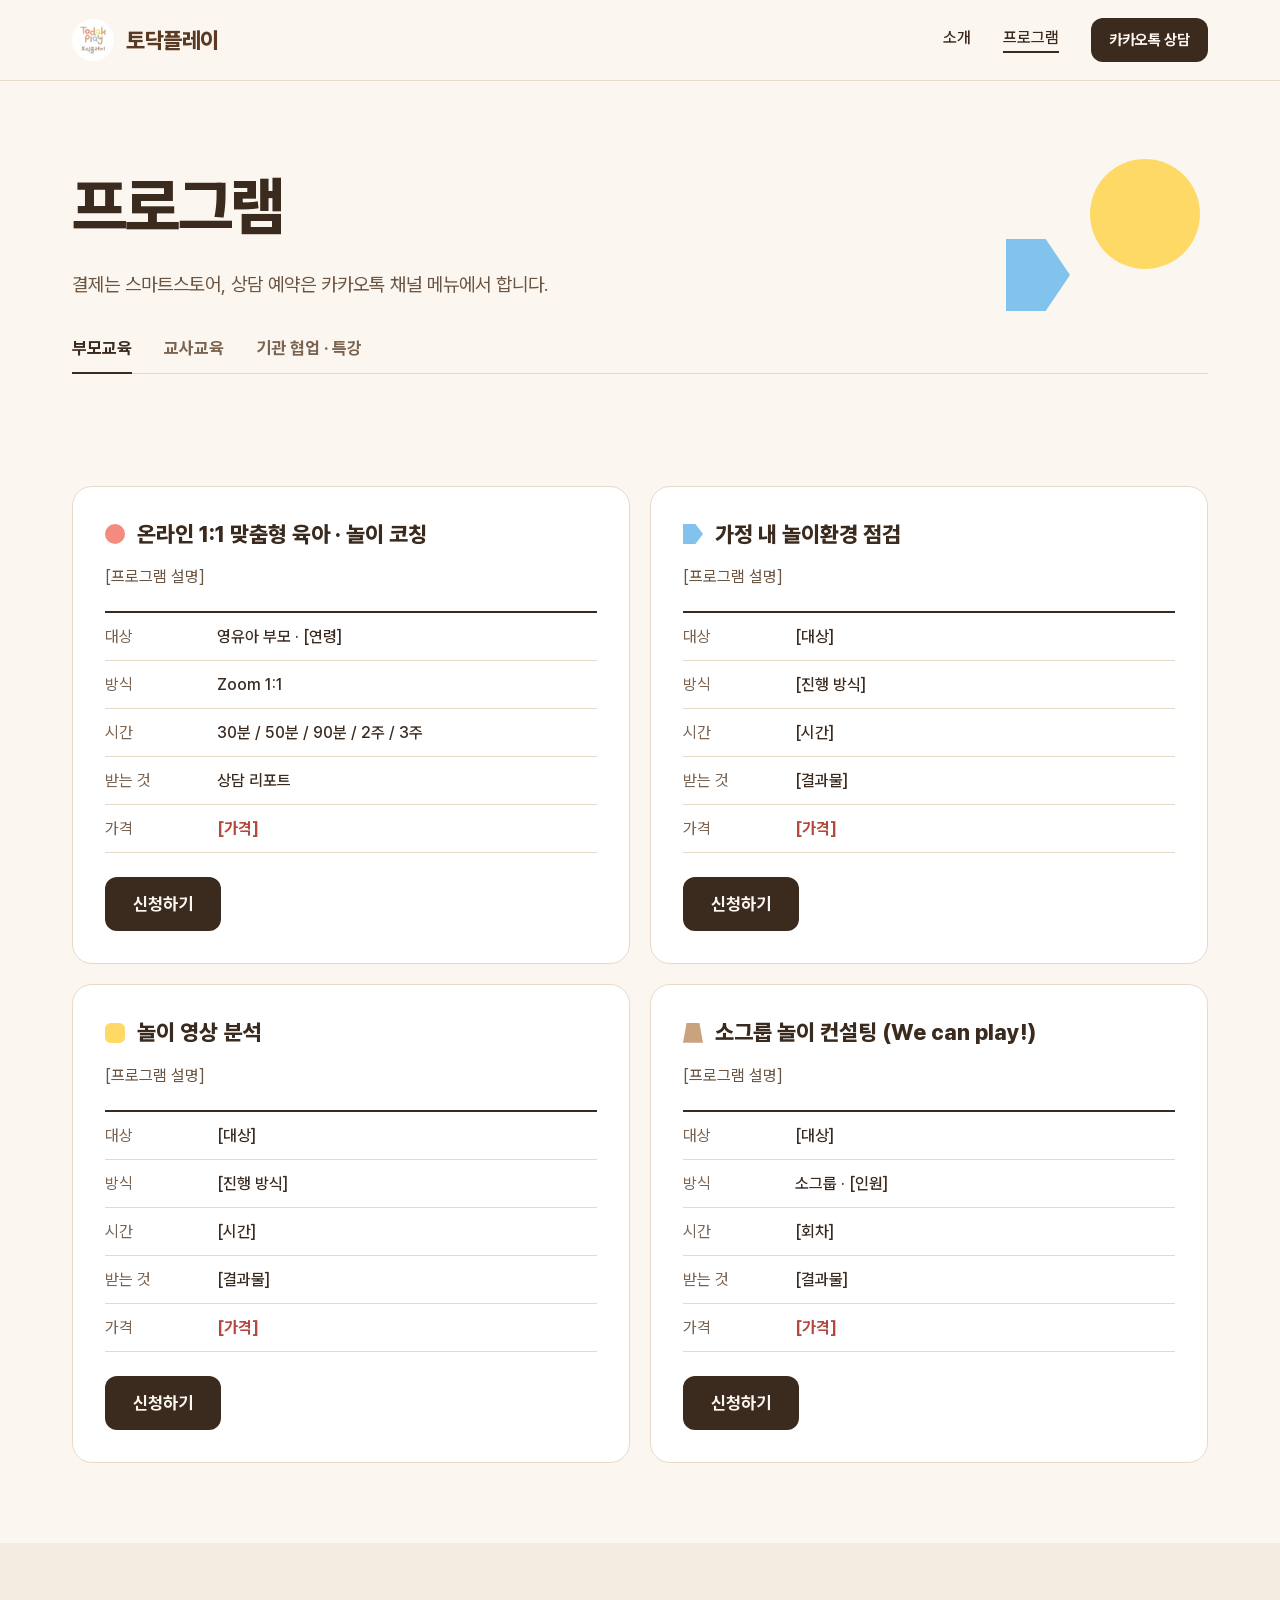
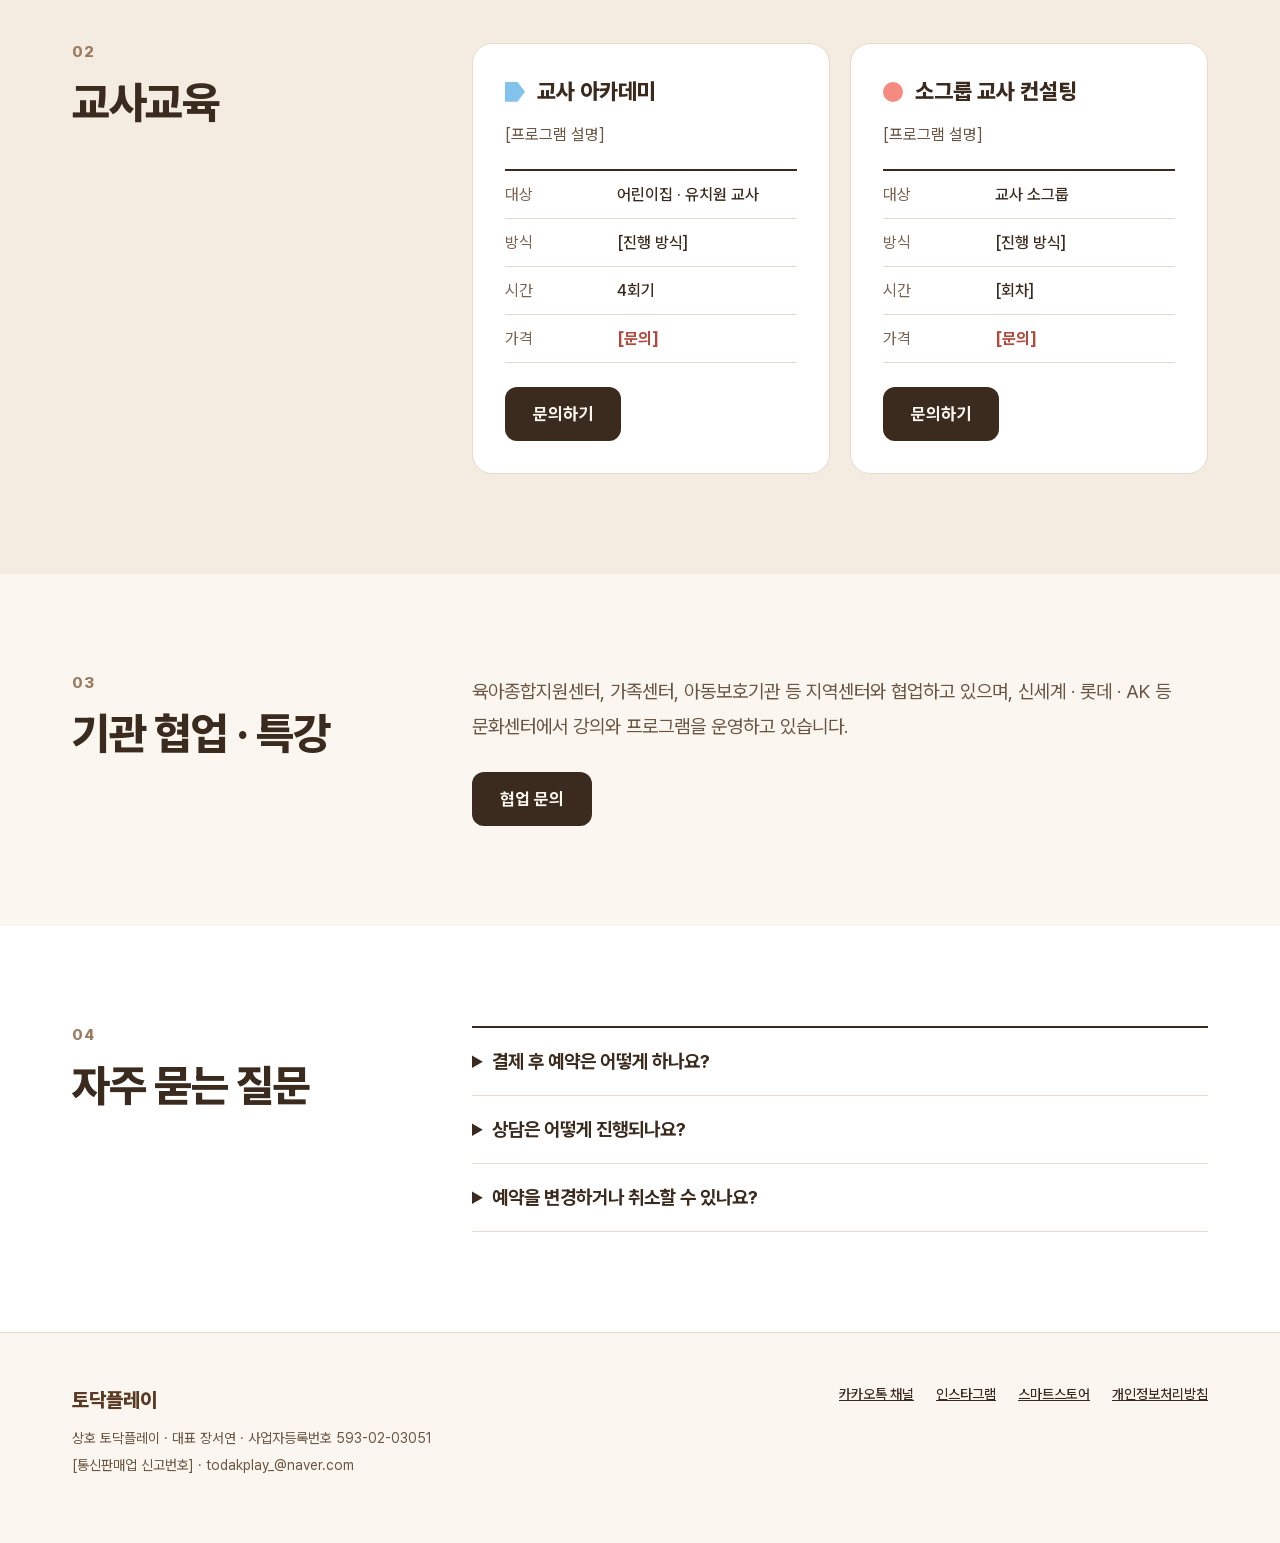
<file: designs/D/programs.html>
<!doctype html>
<html lang="ko">
<head>
<meta charset="utf-8">
<title>토닥플레이 프로그램 (시안 D)</title>
<meta name="viewport" content="width=device-width, initial-scale=1">
</head>
<body>

<style>
@font-face{font-family:'Pretendard';src:url(../assets/PretendardVariable.woff2) format('woff2-variations');font-weight:45 920;font-display:swap}
body{margin:0;background:#FBF7F0;color:#3B2A1E;font-family:"Pretendard",sans-serif;word-break:keep-all;-webkit-font-smoothing:antialiased}
a{color:#3B2A1E}a:hover{color:#1F150E}
.w{max-width:1200px;margin:0 auto;padding-left:32px;padding-right:32px;box-sizing:border-box}
.h1{font-weight:800;letter-spacing:-.035em;line-height:1.18}
.h2{margin:0;font-size:44px;font-weight:800;letter-spacing:-.03em;line-height:1.25}
.lead{font-size:19px;line-height:1.85;color:#6A5442}
.num{font-weight:800;font-size:15px;letter-spacing:.04em;color:#9A7B5F}
.rule{border:0;border-top:1px solid #E6DACB;margin:0}
.btn{display:inline-flex;align-items:center;justify-content:center;min-height:54px;padding:0 28px;border-radius:12px;text-decoration:none;font-weight:700;font-size:17px;transition:background .2s,translate .25s cubic-bezier(.34,1.56,.64,1)}
.btn:hover{translate:0 -2px}
.btn-d{background:#3B2A1E;color:#FBF7F0}.btn-d:hover{background:#1F150E;color:#FBF7F0}
.btn-o{border:1.5px solid #3B2A1E;color:#3B2A1E;min-height:51px}.btn-o:hover{background:#3B2A1E;color:#FBF7F0}
.row{transition:background .25s}
.row:hover{background:#F4ECE0}
.row:hover .go{translate:6px 0}
.go{transition:translate .3s cubic-bezier(.34,1.56,.64,1)}
.m{display:inline-block;flex:0 0 auto}
.ci{border-radius:50%}.sq{border-radius:28%}.hx{clip-path:polygon(0 0,62% 0,100% 50%,62% 100%,0 100%)}.tz{clip-path:polygon(18% 0,82% 0,100% 100%,0 100%)}
.pop{animation:pop .9s cubic-bezier(.34,1.56,.64,1) both}
@keyframes pop{from{opacity:0;scale:.3;rotate:-25deg}}
.bob{animation:bob 6s ease-in-out infinite}
@keyframes bob{50%{translate:0 -10px;rotate:6deg}}
.rise{animation:rise .9s cubic-bezier(.2,.75,.25,1) both}
@keyframes rise{from{opacity:0;translate:0 24px}}
.d1{animation-delay:.08s}.d2{animation-delay:.2s}.d3{animation-delay:.34s}.d4{animation-delay:.5s}
.mask{animation:mask 1.1s cubic-bezier(.65,0,.35,1) .15s both}
@keyframes mask{from{clip-path:inset(100% 0 0 0 round 24px)}to{clip-path:inset(0 0 0 0 round 24px)}}
@supports (animation-timeline: view()){
.rv,.rv1,.rv2,.rv3{animation:rv linear both;animation-timeline:view()}
.rv{animation-range:entry 0% entry 40%}.rv1{animation-range:entry 8% entry 48%}.rv2{animation-range:entry 16% entry 56%}.rv3{animation-range:entry 24% entry 64%}
.par{animation:par linear both;animation-timeline:view();animation-range:cover}
.line{transform-origin:top;animation:grow linear both;animation-timeline:view();animation-range:cover 20% cover 70%}
.step{animation:lit linear both;animation-timeline:view();animation-range:entry 100% cover 45%}
.tilt{animation:tilt linear both;animation-timeline:view();animation-range:entry 0% entry 70%}
.draw::before{animation:drawx linear both;animation-timeline:view();animation-range:entry 0% entry 60%}
.popv{animation:popv linear both;animation-timeline:view();animation-range:entry 30% entry 90%}
}
@keyframes par{from{translate:0 -5%}to{translate:0 5%}}
@keyframes grow{from{scale:1 0}}
@keyframes lit{from{opacity:.28}}
@keyframes tilt{from{opacity:0;translate:0 70px;rotate:-5deg}}
@keyframes drawx{from{scale:0 1}}
@keyframes popv{from{scale:0;rotate:-40deg}}
.draw{position:relative}
.draw::before{content:"";position:absolute;left:0;right:0;top:-1px;height:1.5px;background:#3B2A1E;transform-origin:left}
@media (max-width:720px){.par{animation:none !important}}
@keyframes rv{from{opacity:0;translate:0 40px}}
.ph{background:#EADCC8;border-radius:24px;display:grid;place-items:center;color:#7A6350;font-size:15px}
@media (prefers-reduced-motion:reduce){.pop,.bob,.rise,.mask,.rv,.rv1,.rv2,.rv3,.par,.line,.step,.tilt,.popv,.draw::before{animation:none !important}}
</style>

<div style="min-height: 100vh; background: #FBF7F0; overflow-x: hidden">
<header style="border-bottom: 1px solid #E6DACB; background: #FBF7F0">
  <div class="w" style="padding-top: 18px; padding-bottom: 18px; display: flex; flex-wrap: wrap; align-items: center; justify-content: space-between; gap: 16px">
    <a href="home.html" style="display: flex; align-items: center; gap: 12px; text-decoration: none">
      <img src="../assets/logo.png" alt="" style="width: 42px; height: 42px; border-radius: 50%; background: #fff">
      <span style="font-weight: 800; font-size: 22px; letter-spacing: -0.02em; color: #5A3A22">토닥플레이</span>
    </a>
    <nav aria-label="주요 메뉴" style="display: flex; flex-wrap: wrap; align-items: center; gap: 32px; font-size: 16px; font-weight: 500">
      <a href="about.html" style="text-decoration: none; color: #3B2A1E; padding-bottom: 4px; border-bottom: 2px solid transparent">소개</a>
      <a href="programs.html" style="text-decoration: none; color: #3B2A1E; padding-bottom: 4px; border-bottom: 2px solid #3B2A1E" aria-current="page">프로그램</a>
      <a class="btn btn-d" href="https://pf.kakao.com/" style="min-height: 44px; padding: 0 18px; font-size: 15px">카카오톡 상담</a>
    </nav>
  </div>
</header>

<section style="padding: 88px 0 72px; position: relative">
  <div class="w" style="position: relative">
    <span class="m ci pop bob" aria-hidden="true" style="position: absolute; width: 110px; height: 110px; background: #FFD966; right: 40px; top: -10px; animation-delay: .5s, 1.4s"></span>
    <span class="m hx pop" aria-hidden="true" style="position: absolute; width: 64px; height: 72px; background: #82C3EE; right: 170px; top: 70px; animation-delay: .65s"></span>
    <h1 class="h1 rise d1" style="margin: 0; font-size: clamp(42px, 5vw, 64px); position: relative">프로그램</h1>
    <p class="lead rise d2" style="margin: 22px 0 0; position: relative">결제는 스마트스토어, 상담 예약은 카카오톡 채널 메뉴에서 합니다.</p>
    <nav class="rise d3" aria-label="프로그램 분류" style="margin-top: 36px; display: flex; flex-wrap: wrap; gap: 32px; font-size: 17px; font-weight: 700; border-bottom: 1px solid #E6DACB; position: relative">
      <a href="#parents" style="text-decoration: none; padding-bottom: 14px; border-bottom: 2px solid #3B2A1E; margin-bottom: -1px">부모교육</a>
      <a href="#teachers" style="text-decoration: none; padding-bottom: 14px; color: #7A6350">교사교육</a>
      <a href="#org" style="text-decoration: none; padding-bottom: 14px; color: #7A6350">기관 협업 · 특강</a>
    </nav>
  </div>
</section>
<section id="parents" style="padding: 40px 0 80px"><div class="w"><div style="display: grid; grid-template-columns: repeat(auto-fit, minmax(420px, 1fr)); gap: 20px"><article class="rv" style="background: #fff; border: 1px solid #E6DACB; border-radius: 20px; padding: 32px; display: flex; flex-direction: column">
      <div style="display: flex; align-items: center; gap: 12px"><span class="m ci" aria-hidden="true" style="width: 20px; height: 20px; background: #F48A80"></span><h3 style="margin: 0; font-size: 22px; font-weight: 800; line-height: 1.4">온라인 1:1 맞춤형 육아 · 놀이 코칭</h3></div>
      <p style="margin: 14px 0 0; font-size: 16px; line-height: 1.75; color: #6A5442">[프로그램 설명]</p>
      <dl style="margin: 20px 0 0; border-top: 2px solid #3B2A1E; font-size: 16px"><div style="display: grid; grid-template-columns: 96px 1fr; gap: 16px; padding: 14px 0; border-bottom: 1px solid #E6DACB"><dt style="color: #7A6350">대상</dt><dd style="margin: 0; font-weight: 500; color: #3B2A1E">영유아 부모 · [연령]</dd></div><div style="display: grid; grid-template-columns: 96px 1fr; gap: 16px; padding: 14px 0; border-bottom: 1px solid #E6DACB"><dt style="color: #7A6350">방식</dt><dd style="margin: 0; font-weight: 500; color: #3B2A1E">Zoom 1:1</dd></div><div style="display: grid; grid-template-columns: 96px 1fr; gap: 16px; padding: 14px 0; border-bottom: 1px solid #E6DACB"><dt style="color: #7A6350">시간</dt><dd style="margin: 0; font-weight: 500; color: #3B2A1E">30분 / 50분 / 90분 / 2주 / 3주</dd></div><div style="display: grid; grid-template-columns: 96px 1fr; gap: 16px; padding: 14px 0; border-bottom: 1px solid #E6DACB"><dt style="color: #7A6350">받는 것</dt><dd style="margin: 0; font-weight: 500; color: #3B2A1E">상담 리포트</dd></div><div style="display: grid; grid-template-columns: 96px 1fr; gap: 16px; padding: 14px 0; border-bottom: 1px solid #E6DACB"><dt style="color: #7A6350">가격</dt><dd style="margin: 0; font-weight: 700; color: #B4483B">[가격]</dd></div></dl>
      <a class="btn btn-d" href="https://smartstore.naver.com/" style="margin-top: 24px; align-self: flex-start">신청하기</a>
    </article><article class="rv" style="background: #fff; border: 1px solid #E6DACB; border-radius: 20px; padding: 32px; display: flex; flex-direction: column">
      <div style="display: flex; align-items: center; gap: 12px"><span class="m hx" aria-hidden="true" style="width: 20px; height: 20px; background: #82C3EE"></span><h3 style="margin: 0; font-size: 22px; font-weight: 800; line-height: 1.4">가정 내 놀이환경 점검</h3></div>
      <p style="margin: 14px 0 0; font-size: 16px; line-height: 1.75; color: #6A5442">[프로그램 설명]</p>
      <dl style="margin: 20px 0 0; border-top: 2px solid #3B2A1E; font-size: 16px"><div style="display: grid; grid-template-columns: 96px 1fr; gap: 16px; padding: 14px 0; border-bottom: 1px solid #E6DACB"><dt style="color: #7A6350">대상</dt><dd style="margin: 0; font-weight: 500; color: #3B2A1E">[대상]</dd></div><div style="display: grid; grid-template-columns: 96px 1fr; gap: 16px; padding: 14px 0; border-bottom: 1px solid #E6DACB"><dt style="color: #7A6350">방식</dt><dd style="margin: 0; font-weight: 500; color: #3B2A1E">[진행 방식]</dd></div><div style="display: grid; grid-template-columns: 96px 1fr; gap: 16px; padding: 14px 0; border-bottom: 1px solid #E6DACB"><dt style="color: #7A6350">시간</dt><dd style="margin: 0; font-weight: 500; color: #3B2A1E">[시간]</dd></div><div style="display: grid; grid-template-columns: 96px 1fr; gap: 16px; padding: 14px 0; border-bottom: 1px solid #E6DACB"><dt style="color: #7A6350">받는 것</dt><dd style="margin: 0; font-weight: 500; color: #3B2A1E">[결과물]</dd></div><div style="display: grid; grid-template-columns: 96px 1fr; gap: 16px; padding: 14px 0; border-bottom: 1px solid #E6DACB"><dt style="color: #7A6350">가격</dt><dd style="margin: 0; font-weight: 700; color: #B4483B">[가격]</dd></div></dl>
      <a class="btn btn-d" href="https://smartstore.naver.com/" style="margin-top: 24px; align-self: flex-start">신청하기</a>
    </article><article class="rv" style="background: #fff; border: 1px solid #E6DACB; border-radius: 20px; padding: 32px; display: flex; flex-direction: column">
      <div style="display: flex; align-items: center; gap: 12px"><span class="m sq" aria-hidden="true" style="width: 20px; height: 20px; background: #FFD966"></span><h3 style="margin: 0; font-size: 22px; font-weight: 800; line-height: 1.4">놀이 영상 분석</h3></div>
      <p style="margin: 14px 0 0; font-size: 16px; line-height: 1.75; color: #6A5442">[프로그램 설명]</p>
      <dl style="margin: 20px 0 0; border-top: 2px solid #3B2A1E; font-size: 16px"><div style="display: grid; grid-template-columns: 96px 1fr; gap: 16px; padding: 14px 0; border-bottom: 1px solid #E6DACB"><dt style="color: #7A6350">대상</dt><dd style="margin: 0; font-weight: 500; color: #3B2A1E">[대상]</dd></div><div style="display: grid; grid-template-columns: 96px 1fr; gap: 16px; padding: 14px 0; border-bottom: 1px solid #E6DACB"><dt style="color: #7A6350">방식</dt><dd style="margin: 0; font-weight: 500; color: #3B2A1E">[진행 방식]</dd></div><div style="display: grid; grid-template-columns: 96px 1fr; gap: 16px; padding: 14px 0; border-bottom: 1px solid #E6DACB"><dt style="color: #7A6350">시간</dt><dd style="margin: 0; font-weight: 500; color: #3B2A1E">[시간]</dd></div><div style="display: grid; grid-template-columns: 96px 1fr; gap: 16px; padding: 14px 0; border-bottom: 1px solid #E6DACB"><dt style="color: #7A6350">받는 것</dt><dd style="margin: 0; font-weight: 500; color: #3B2A1E">[결과물]</dd></div><div style="display: grid; grid-template-columns: 96px 1fr; gap: 16px; padding: 14px 0; border-bottom: 1px solid #E6DACB"><dt style="color: #7A6350">가격</dt><dd style="margin: 0; font-weight: 700; color: #B4483B">[가격]</dd></div></dl>
      <a class="btn btn-d" href="https://smartstore.naver.com/" style="margin-top: 24px; align-self: flex-start">신청하기</a>
    </article><article class="rv" style="background: #fff; border: 1px solid #E6DACB; border-radius: 20px; padding: 32px; display: flex; flex-direction: column">
      <div style="display: flex; align-items: center; gap: 12px"><span class="m tz" aria-hidden="true" style="width: 20px; height: 20px; background: #C9A27E"></span><h3 style="margin: 0; font-size: 22px; font-weight: 800; line-height: 1.4">소그룹 놀이 컨설팅 (We can play!)</h3></div>
      <p style="margin: 14px 0 0; font-size: 16px; line-height: 1.75; color: #6A5442">[프로그램 설명]</p>
      <dl style="margin: 20px 0 0; border-top: 2px solid #3B2A1E; font-size: 16px"><div style="display: grid; grid-template-columns: 96px 1fr; gap: 16px; padding: 14px 0; border-bottom: 1px solid #E6DACB"><dt style="color: #7A6350">대상</dt><dd style="margin: 0; font-weight: 500; color: #3B2A1E">[대상]</dd></div><div style="display: grid; grid-template-columns: 96px 1fr; gap: 16px; padding: 14px 0; border-bottom: 1px solid #E6DACB"><dt style="color: #7A6350">방식</dt><dd style="margin: 0; font-weight: 500; color: #3B2A1E">소그룹 · [인원]</dd></div><div style="display: grid; grid-template-columns: 96px 1fr; gap: 16px; padding: 14px 0; border-bottom: 1px solid #E6DACB"><dt style="color: #7A6350">시간</dt><dd style="margin: 0; font-weight: 500; color: #3B2A1E">[회차]</dd></div><div style="display: grid; grid-template-columns: 96px 1fr; gap: 16px; padding: 14px 0; border-bottom: 1px solid #E6DACB"><dt style="color: #7A6350">받는 것</dt><dd style="margin: 0; font-weight: 500; color: #3B2A1E">[결과물]</dd></div><div style="display: grid; grid-template-columns: 96px 1fr; gap: 16px; padding: 14px 0; border-bottom: 1px solid #E6DACB"><dt style="color: #7A6350">가격</dt><dd style="margin: 0; font-weight: 700; color: #B4483B">[가격]</dd></div></dl>
      <a class="btn btn-d" href="https://smartstore.naver.com/" style="margin-top: 24px; align-self: flex-start">신청하기</a>
    </article></div></div></section>
<section id="teachers" style="padding: 100px 0; background: #F4ECE0;">
  <div class="w" style="display: grid; grid-template-columns: repeat(auto-fit, minmax(300px, 1fr)); gap: 40px 64px; align-items: start">
    <div style="max-width: 380px"><p class="num rv" style="margin: 0 0 14px">02</p><h2 class="h2 rv1">교사교육</h2></div>
    <div class="rv2" style="grid-column: span 2; min-width: 0"><div style="display: grid; grid-template-columns: repeat(auto-fit, minmax(320px, 1fr)); gap: 20px"><article class="rv" style="background: #fff; border: 1px solid #E6DACB; border-radius: 20px; padding: 32px; display: flex; flex-direction: column">
      <div style="display: flex; align-items: center; gap: 12px"><span class="m hx" aria-hidden="true" style="width: 20px; height: 20px; background: #82C3EE"></span><h3 style="margin: 0; font-size: 22px; font-weight: 800; line-height: 1.4">교사 아카데미</h3></div>
      <p style="margin: 14px 0 0; font-size: 16px; line-height: 1.75; color: #6A5442">[프로그램 설명]</p>
      <dl style="margin: 20px 0 0; border-top: 2px solid #3B2A1E; font-size: 16px"><div style="display: grid; grid-template-columns: 96px 1fr; gap: 16px; padding: 14px 0; border-bottom: 1px solid #E6DACB"><dt style="color: #7A6350">대상</dt><dd style="margin: 0; font-weight: 500; color: #3B2A1E">어린이집 · 유치원 교사</dd></div><div style="display: grid; grid-template-columns: 96px 1fr; gap: 16px; padding: 14px 0; border-bottom: 1px solid #E6DACB"><dt style="color: #7A6350">방식</dt><dd style="margin: 0; font-weight: 500; color: #3B2A1E">[진행 방식]</dd></div><div style="display: grid; grid-template-columns: 96px 1fr; gap: 16px; padding: 14px 0; border-bottom: 1px solid #E6DACB"><dt style="color: #7A6350">시간</dt><dd style="margin: 0; font-weight: 500; color: #3B2A1E">4회기</dd></div><div style="display: grid; grid-template-columns: 96px 1fr; gap: 16px; padding: 14px 0; border-bottom: 1px solid #E6DACB"><dt style="color: #7A6350">가격</dt><dd style="margin: 0; font-weight: 700; color: #B4483B">[문의]</dd></div></dl>
      <a class="btn btn-d" href="https://pf.kakao.com/" style="margin-top: 24px; align-self: flex-start">문의하기</a>
    </article><article class="rv" style="background: #fff; border: 1px solid #E6DACB; border-radius: 20px; padding: 32px; display: flex; flex-direction: column">
      <div style="display: flex; align-items: center; gap: 12px"><span class="m ci" aria-hidden="true" style="width: 20px; height: 20px; background: #F48A80"></span><h3 style="margin: 0; font-size: 22px; font-weight: 800; line-height: 1.4">소그룹 교사 컨설팅</h3></div>
      <p style="margin: 14px 0 0; font-size: 16px; line-height: 1.75; color: #6A5442">[프로그램 설명]</p>
      <dl style="margin: 20px 0 0; border-top: 2px solid #3B2A1E; font-size: 16px"><div style="display: grid; grid-template-columns: 96px 1fr; gap: 16px; padding: 14px 0; border-bottom: 1px solid #E6DACB"><dt style="color: #7A6350">대상</dt><dd style="margin: 0; font-weight: 500; color: #3B2A1E">교사 소그룹</dd></div><div style="display: grid; grid-template-columns: 96px 1fr; gap: 16px; padding: 14px 0; border-bottom: 1px solid #E6DACB"><dt style="color: #7A6350">방식</dt><dd style="margin: 0; font-weight: 500; color: #3B2A1E">[진행 방식]</dd></div><div style="display: grid; grid-template-columns: 96px 1fr; gap: 16px; padding: 14px 0; border-bottom: 1px solid #E6DACB"><dt style="color: #7A6350">시간</dt><dd style="margin: 0; font-weight: 500; color: #3B2A1E">[회차]</dd></div><div style="display: grid; grid-template-columns: 96px 1fr; gap: 16px; padding: 14px 0; border-bottom: 1px solid #E6DACB"><dt style="color: #7A6350">가격</dt><dd style="margin: 0; font-weight: 700; color: #B4483B">[문의]</dd></div></dl>
      <a class="btn btn-d" href="https://pf.kakao.com/" style="margin-top: 24px; align-self: flex-start">문의하기</a>
    </article></div></div>
  </div>
</section>
<section id="org" style="padding: 100px 0;">
  <div class="w" style="display: grid; grid-template-columns: repeat(auto-fit, minmax(300px, 1fr)); gap: 40px 64px; align-items: start">
    <div style="max-width: 380px"><p class="num rv" style="margin: 0 0 14px">03</p><h2 class="h2 rv1">기관 협업 · 특강</h2></div>
    <div class="rv2" style="grid-column: span 2; min-width: 0"><p class="lead" style="margin: 0">육아종합지원센터, 가족센터, 아동보호기관 등 지역센터와 협업하고 있으며, 신세계 · 롯데 · AK 등 문화센터에서 강의와 프로그램을 운영하고 있습니다.</p><a class="btn btn-d" href="https://pf.kakao.com/" style="margin-top: 28px">협업 문의</a></div>
  </div>
</section>
<section style="padding: 100px 0; background: #fff;">
  <div class="w" style="display: grid; grid-template-columns: repeat(auto-fit, minmax(300px, 1fr)); gap: 40px 64px; align-items: start">
    <div style="max-width: 380px"><p class="num rv" style="margin: 0 0 14px">04</p><h2 class="h2 rv1">자주 묻는 질문</h2></div>
    <div class="rv2" style="grid-column: span 2; min-width: 0"><div style="border-top: 2px solid #3B2A1E"><details style="border-bottom: 1px solid #E6DACB; padding: 22px 0"><summary style="cursor: pointer; font-size: 19px; font-weight: 700">결제 후 예약은 어떻게 하나요?</summary><p style="margin: 14px 0 0; font-size: 16px; line-height: 1.8; color: #6A5442">카카오톡 채널 ‘토닥플레이’ 메뉴의 ‘상담 예약’에서 주문자 이름과 휴대폰 번호를 입력한 뒤 시간을 선택하시면 됩니다.</p></details><details style="border-bottom: 1px solid #E6DACB; padding: 22px 0"><summary style="cursor: pointer; font-size: 19px; font-weight: 700">상담은 어떻게 진행되나요?</summary><p style="margin: 14px 0 0; font-size: 16px; line-height: 1.8; color: #6A5442">Zoom으로 진행하며, 상담 후 리포트를 카카오톡으로 보내드립니다.</p></details><details style="border-bottom: 1px solid #E6DACB; padding: 22px 0"><summary style="cursor: pointer; font-size: 19px; font-weight: 700">예약을 변경하거나 취소할 수 있나요?</summary><p style="margin: 14px 0 0; font-size: 16px; line-height: 1.8; color: #6A5442">[상담 24시간 전]까지 예약 화면에서 변경 · 취소할 수 있습니다.</p></details></div></div>
  </div>
</section>
<footer style="border-top: 1px solid #E6DACB; padding: 48px 0 64px">
  <div class="w" style="display: flex; flex-wrap: wrap; gap: 28px; justify-content: space-between; font-size: 14px; line-height: 1.9; color: #6A5442">
    <div><p style="margin: 0 0 6px; font-weight: 800; font-size: 20px; color: #5A3A22">토닥플레이</p>상호 토닥플레이 · 대표 장서연 · 사업자등록번호 593-02-03051<br>[통신판매업 신고번호] · todakplay_@naver.com</div>
    <div style="display: flex; flex-wrap: wrap; gap: 22px; align-items: flex-start; font-weight: 500"><a href="https://pf.kakao.com/">카카오톡 채널</a><a href="https://www.instagram.com/todak.todak.mom/">인스타그램</a><a href="https://smartstore.naver.com/">스마트스토어</a><a href="about.html">개인정보처리방침</a></div>
  </div>
</footer>
</div>
</body>
</html>
</file>
